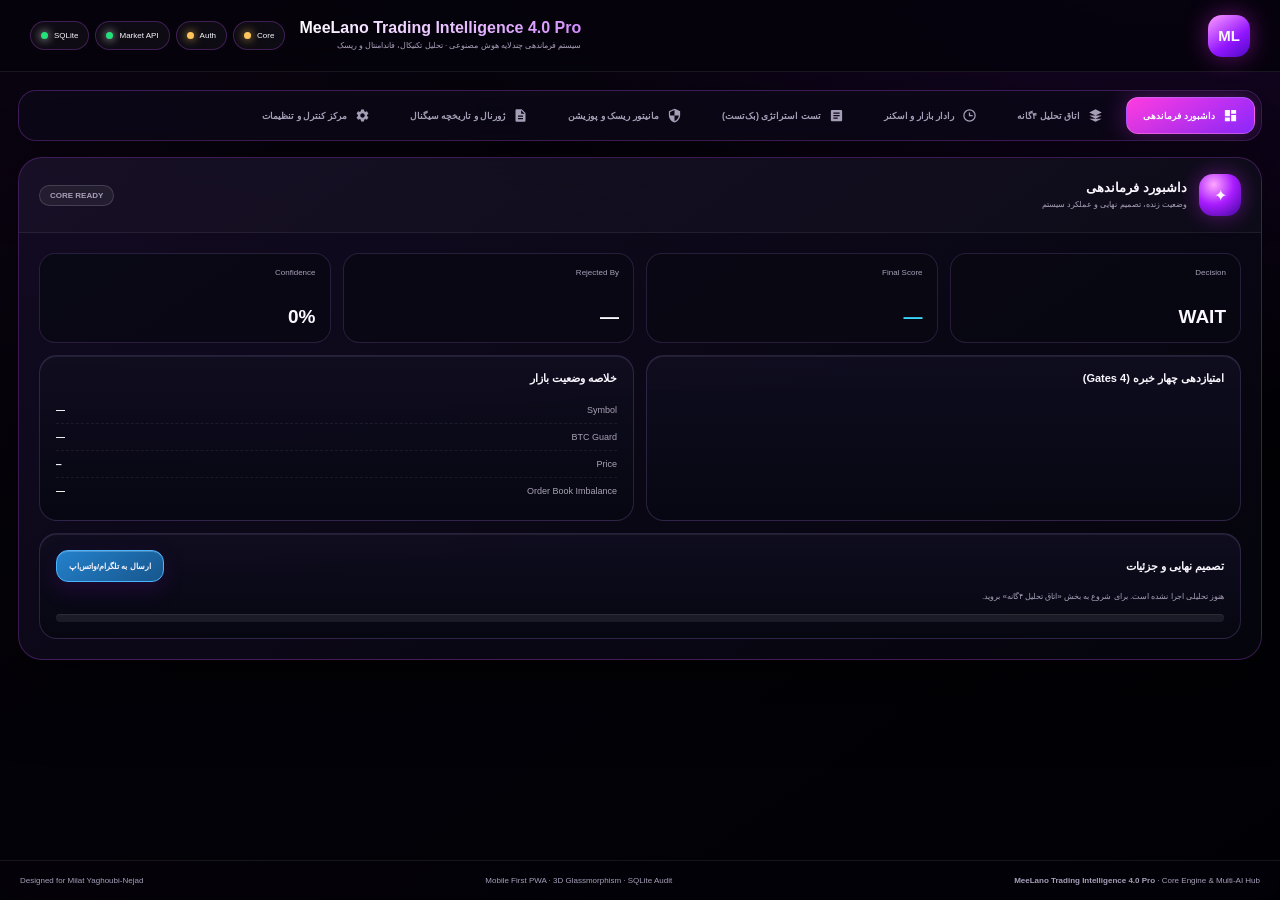
<file: server/index.html>
<!doctype html>
<html lang="fa" dir="rtl">
<head>
<meta charset="utf-8">
<meta name="viewport" content="width=device-width,initial-scale=1,viewport-fit=cover">
<meta name="theme-color" content="#05030b">
<title>MeeLano Trading Intelligence 4.0 Pro</title>
<style>
:root{
  --bg:#05030b;--panel:#0d0918;--panel2:#151027;--line:rgba(198,83,255,.27);
  --text:#fbf7ff;--muted:#a8a0b9;--pink:#ff31d9;--purple:#8e28ff;--cyan:#39d9ff;
  --green:#24e27a;--red:#ff4d76;--amber:#ffc45b;--shadow:0 24px 70px #0008;--glow:0 0 36px #bd31ff3d;
}
*{box-sizing:border-box}
html,body{margin:0;min-height:100%;background:radial-gradient(1100px 700px at 90% -5%,#9c20ff22,transparent 64%),radial-gradient(850px 520px at 8% 18%,#3a105322,transparent 68%),linear-gradient(145deg,#05030a,#010105);color:var(--text);font-family:Tahoma,"Segoe UI",Arial,sans-serif}
button,input,select,textarea{font:inherit;color:inherit}
button{cursor:pointer}
button:disabled{opacity:.55;cursor:not-allowed;transform:none!important}
.app{min-height:100vh;display:flex;flex-direction:column}
.top{min-height:72px;position:sticky;top:0;z-index:50;display:flex;align-items:center;gap:14px;padding:10px clamp(12px,3vw,30px);border-bottom:1px solid rgba(255,255,255,.08);background:rgba(5,3,11,.86);backdrop-filter:blur(24px)}
.brand{margin-right:auto;display:flex;flex-direction:column;gap:3px;min-width:0}
.brand b{font-size:16px;letter-spacing:0;background:linear-gradient(135deg,#fff,#d48aff);-webkit-background-clip:text;-webkit-text-fill-color:transparent}
.brand small{color:var(--muted);font-size:8px;line-height:1.6}
.logo{width:42px;height:42px;border-radius:14px;display:grid;place-items:center;font-weight:900;font-size:15px;background:linear-gradient(145deg,#ff9cff,#9215ff 60%,#4c0bc3);box-shadow:0 0 25px rgba(239,40,255,.4)}
.chips{display:flex;gap:6px;overflow:auto;scrollbar-width:none}
.chips::-webkit-scrollbar{display:none}
.chip{height:29px;display:flex;align-items:center;gap:6px;padding:0 10px;border:1px solid var(--line);border-radius:99px;background:rgba(255,255,255,.04);font-size:8px;white-space:nowrap}
.dot{width:7px;height:7px;border-radius:50%;background:var(--pink);box-shadow:0 0 10px currentColor}
.dot.ok{background:var(--green)}
.dot.bad{background:var(--red)}
.dot.warn{background:var(--amber)}
.shell{max-width:1680px;width:100%;margin:0 auto;padding:18px;flex:1;display:flex;flex-direction:column;gap:16px}
.navbar{display:flex;gap:6px;overflow:auto;scrollbar-width:none;padding:6px;border:1px solid var(--line);border-radius:18px;background:rgba(13,9,24,.82);backdrop-filter:blur(16px);box-shadow:var(--shadow)}
.navbar::-webkit-scrollbar{display:none}
.nav-item{flex:0 0 auto;border:1px solid transparent;border-radius:12px;background:transparent;color:var(--muted);padding:10px 16px;font-size:9px;font-weight:700;display:flex;align-items:center;gap:8px;transition:.2s;letter-spacing:0}
.nav-item svg{width:15px;height:15px;fill:currentColor}
.nav-item:hover{background:rgba(255,255,255,.05);color:#fff}
.nav-item.active{background:linear-gradient(145deg,#ff3de0,#8e28ff);color:#fff;border-color:rgba(255,255,255,.2);box-shadow:0 0 25px rgba(221,45,255,.35);font-weight:900}
.workspace{border:1px solid var(--line);border-radius:24px;background:linear-gradient(145deg,rgba(20,12,37,.86),rgba(5,5,13,.95));box-shadow:var(--shadow);overflow:hidden;backdrop-filter:blur(20px);position:relative}
.wh{display:flex;align-items:center;justify-content:space-between;gap:12px;padding:16px 20px;border-bottom:1px solid rgba(255,255,255,.07);background:rgba(255,255,255,.02)}
.title{display:flex;align-items:center;gap:12px;min-width:0}
.orb{width:42px;height:42px;border-radius:14px;background:radial-gradient(circle at 35% 25%,#ffa7ff,#a91cff 48%,#3d0798);display:grid;place-items:center;box-shadow:0 0 20px rgba(213,38,255,.4)}
.title b{font-size:13px}
.title small{display:block;color:var(--muted);font-size:8px;margin-top:3px;line-height:1.6}
.badge{font-size:8px;padding:5px 10px;border:1px solid rgba(255,255,255,.15);border-radius:99px;background:rgba(255,255,255,.06);font-weight:700;white-space:nowrap}
.body{padding:20px}
.view{display:none}
.view.active{display:block;animation:fadeIn .25s ease}
@keyframes fadeIn{from{opacity:0;transform:translateY(6px)}to{opacity:1;transform:none}}
.grid{display:grid;gap:12px}
.g4{grid-template-columns:repeat(4,1fr)}
.g3{grid-template-columns:repeat(3,1fr)}
.g2{grid-template-columns:repeat(2,1fr)}
.card{border:1px solid rgba(164,123,218,.22);border-radius:18px;background:linear-gradient(180deg,rgba(16,14,32,.9),rgba(7,7,18,.95));padding:16px;box-shadow:inset 0 1px rgba(255,255,255,.08);position:relative}
.card h3{margin:0 0 12px;font-size:11px;display:flex;align-items:center;gap:8px;letter-spacing:0}
.muted,.tiny{color:var(--muted);font-size:8px}
.stat{min-height:90px;padding:14px;border:1px solid rgba(164,123,218,.2);border-radius:16px;background:rgba(8,8,18,.7);display:flex;flex-direction:column;justify-content:space-between}
.stat small{color:var(--muted);font-size:8px}.stat strong{display:block;font-size:19px;margin-top:4px}
.good{color:var(--green)!important}.bad{color:var(--red)!important}.warn{color:var(--amber)!important}.info{color:var(--cyan)!important}
.metric{display:flex;justify-content:space-between;gap:10px;padding:8px 0;border-bottom:1px dashed rgba(255,255,255,.07);font-size:9px;color:#aaa2b7}
.metric:last-child{border-bottom:0}.metric b{color:#fff}
.mono{font-family:Consolas,monospace;direction:ltr;unicode-bidi:plaintext}
.form{display:grid;grid-template-columns:repeat(4,1fr);gap:10px}
.field{display:flex;flex-direction:column;gap:6px}.field label{font-size:8px;color:var(--muted);line-height:1.5}
input,select,textarea{width:100%;min-height:42px;border:1px solid rgba(164,123,218,.3);border-radius:12px;background:#080712;color:#fff;padding:10px;outline:none;transition:.2s}
input:focus,select:focus,textarea:focus{border-color:#d456ff;box-shadow:0 0 0 3px rgba(212,86,255,.15)}
textarea{resize:vertical;min-height:80px}
.actions{display:flex;gap:8px;align-items:end}
.btn{min-height:42px;border:1px solid rgba(218,89,255,.6);border-radius:12px;background:linear-gradient(145deg,#741bd0,#2d0a5d);padding:10px 16px;font-size:9px;font-weight:900;box-shadow:inset 0 1px rgba(255,255,255,.2),0 8px 20px rgba(76,13,120,.3);transition:.2s;letter-spacing:0}
.btn:hover{transform:translateY(-1px);box-shadow:0 0 25px rgba(218,89,255,.4)}
.btn.ghost{background:rgba(20,17,36,.8);border-color:rgba(255,255,255,.15)}
.btn.action-tg{background:linear-gradient(145deg,#2481cc,#17568c);border-color:#4bb4ff}
.btn:disabled{opacity:.45;cursor:not-allowed}
.bar{height:8px;background:rgba(255,255,255,.08);border-radius:99px;overflow:hidden;position:relative;box-shadow:inset 0 1px 1px rgba(255,255,255,.08)}
.bar i{display:block;height:100%;width:0;border-radius:inherit;background:linear-gradient(90deg,#8e29ff,#ff35d8,#39d9ff);transition:width .45s ease}
.ring{width:130px;height:130px;border-radius:50%;display:grid;place-items:center;margin:10px auto;background:conic-gradient(#dd2dff 0 0%,rgba(255,255,255,.08) 0);position:relative;box-shadow:0 0 30px rgba(202,44,255,.3)}
.ring:after{content:"";position:absolute;inset:10px;border-radius:50%;background:#080711;border:1px solid rgba(255,255,255,.1)}
.ringin{position:relative;z-index:1;text-align:center}.ringin b{font-size:22px}.ringin small{display:block;color:var(--muted);font-size:8px;margin-top:2px}
.scan{display:grid;grid-template-columns:repeat(4,1fr);gap:10px}
.coin{border:1px solid rgba(164,123,218,.25);border-radius:16px;background:linear-gradient(145deg,rgba(26,16,44,.9),rgba(7,7,16,.9));padding:12px;cursor:pointer;transition:.2s}
.coin:hover{border-color:rgba(226,101,255,.7);transform:translateY(-2px);box-shadow:0 5px 20px rgba(164,123,218,.2)}
.coinhead{display:flex;justify-content:space-between;gap:6px;align-items:center}.coin b{font-size:10px}.coin .price{font:13px Consolas;margin:8px 0}
.mini{height:6px;border-radius:99px;background:rgba(27,23,39,1);overflow:hidden}.mini i{display:block;height:100%;background:linear-gradient(90deg,#8225ff,#ff31d8)}
.tablewrap{overflow:auto;border:1px solid rgba(164,123,218,.2);border-radius:14px}
.table{width:100%;min-width:600px;border-collapse:collapse}
.table th,.table td{padding:10px 12px;font-size:8px;text-align:right;border-bottom:1px solid rgba(255,255,255,.07)}
.table th{color:#a9a0b5;background:rgba(255,255,255,.04);font-weight:700}
.table tr:last-child td{border-bottom:0}
.footer{display:flex;justify-content:space-between;gap:10px;padding:15px 20px;border-top:1px solid rgba(255,255,255,.08);color:var(--muted);font-size:8px;background:rgba(5,3,11,.6);border-radius:0 0 24px 24px;flex-wrap:wrap}
.toast{position:fixed;left:20px;bottom:20px;z-index:100;background:#151126;border:1px solid rgba(255,255,255,.2);border-radius:14px;padding:12px 18px;font-size:9px;box-shadow:var(--shadow);opacity:0;transform:translateY(20px);pointer-events:none;transition:.25s;max-width:min(92vw,380px)}
.toast.show{opacity:1;transform:none}.toast.ok{border-color:rgba(36,226,122,.6)}.toast.error{border-color:rgba(255,77,118,.6)}.toast.warn{border-color:rgba(255,196,91,.6)}
.statusline{display:flex;gap:6px;align-items:center;justify-content:flex-end;font-size:8px;color:var(--muted);flex-wrap:wrap}
.statusline .dot{flex:0 0 auto}
@media(max-width:1200px){.g4,.form{grid-template-columns:repeat(2,1fr)}.scan{grid-template-columns:repeat(3,1fr)}}
@media(max-width:768px){.g2,.g3,.g4,.form{grid-template-columns:1fr}.scan{grid-template-columns:1fr 1fr}.top{height:auto;flex-wrap:wrap;padding:10px}.brand{order:2}.logo{order:1}.chips{order:3;width:100%}.shell{padding:12px}.body{padding:12px}.wh{padding:14px 16px}.footer{padding:12px 16px}.actions{display:grid;grid-template-columns:1fr 1fr}}
@media(max-width:420px){.scan{grid-template-columns:1fr}.actions{grid-template-columns:1fr}.nav-item{padding:10px 12px}}
</style>
</head>
<body>
<div class="app">
<header class="top">
  <div class="logo">ML</div>
  <div class="brand">
    <b>MeeLano Trading Intelligence 4.0 Pro</b>
    <small>سیستم فرماندهی چندلایه هوش مصنوعی · تحلیل تکنیکال، فاندامنتال و ریسک</small>
  </div>
  <div class="chips">
    <span class="chip">Core <i id="coreDot" class="dot"></i></span>
    <span class="chip">Auth <i id="authDot" class="dot"></i></span>
    <span class="chip">Market API <i id="apiDot" class="dot"></i></span>
    <span class="chip">SQLite <i id="dbDot" class="dot"></i></span>
  </div>
</header>

<div class="shell">
  <nav class="navbar">
    <button class="nav-item active" data-view="dashboard"><svg viewBox="0 0 24 24"><path d="M3 13h8V3H3v10zm0 8h8v-6H3v6zm10 0h8V11h-8v10zm0-18v6h8V3h-8z"/></svg>داشبورد فرماندهی</button>
    <button class="nav-item" data-view="analysis"><svg viewBox="0 0 24 24"><path d="M12 2L2 7l10 5 10-5-10-5zM2 17l10 5 10-5M2 12l10 5 10-5"/></svg>اتاق تحلیل ۴گانه</button>
    <button class="nav-item" data-view="market"><svg viewBox="0 0 24 24"><path d="M12 2a10 10 0 1 0 10 10A10 10 0 0 0 12 2zm0 18a8 8 0 1 1 8-8 8 8 0 0 1-8 8zm1-13h-2v6h6v-2h-4z"/></svg>رادار بازار و اسکنر</button>
    <button class="nav-item" data-view="backtest"><svg viewBox="0 0 24 24"><path d="M19 3H5c-1.1 0-2 .9-2 2v14c0 1.1.9 2 2 2h14c1.1 0 2-.9 2-2V5c0-1.1-.9-2-2-2zm-5 14H7v-2h7v2zm3-4H7v-2h10v2zm0-4H7V7h10v2z"/></svg>تست استراتژی (بک‌تست)</button>
    <button class="nav-item" data-view="risk"><svg viewBox="0 0 24 24"><path d="M12 1L3 5v6c0 5.55 3.84 10.74 9 12 5.16-1.26 9-6.45 9-12V5l-9-4zm0 10.99h7c-.53 4.12-3.28 7.79-7 8.94V12H5V6.3l7-3.11v8.8z"/></svg>مانیتور ریسک و پوزیشن</button>
    <button class="nav-item" data-view="history"><svg viewBox="0 0 24 24"><path d="M14 2H6c-1.1 0-1.99.9-1.99 2L4 20c0 1.1.89 2 1.99 2H18c1.1 0 2-.9 2-2V8l-6-6zm2 16H8v-2h8v2zm0-4H8v-2h8v-2zm-3-5V3.5L18.5 9H13z"/></svg>ژورنال و تاریخچه سیگنال</button>
    <button class="nav-item" data-view="settings"><svg viewBox="0 0 24 24"><path d="M19.14 12.94c.04-.3.06-.61.06-.94 0-.32-.02-.64-.07-.94l2.03-1.58c.18-.14.23-.41.12-.61l-1.92-3.32c-.12-.22-.37-.29-.59-.22l-2.39.96c-.5-.38-1.03-.7-1.62-.94l-.36-2.54c-.04-.24-.24-.41-.48-.41h-3.84c-.24 0-.43.17-.47.41l-.36 2.54c-.59.24-1.13.57-1.62.94l-2.39-.96c-.22-.08-.47 0-.59.22L2.74 8.87c-.12.21-.08.47.12.61l2.03 1.58c-.05.3-.09.63-.09.94s.02.64.07.94l-2.03 1.58c-.18.14-.23.41-.12.61l1.92 3.32c.12.22.37.29.59.22l2.39-.96c.5.38 1.03.7 1.62.94l.36 2.54c.05.24.24.41.48.41h3.84c.24 0 .44-.17.47-.41l.36-2.54c.59-.24 1.13-.56 1.62-.94l2.39.96c.22.08.47 0 .59-.22l1.92-3.32c.12-.22.07-.47-.12-.61l-2.01-1.58zM12 15.6c-1.98 0-3.6-1.62-3.6-3.6s1.62-3.6 3.6-3.6 3.6 1.62 3.6 3.6-1.62 3.6-3.6 3.6z"/></svg>مرکز کنترل و تنظیمات</button>
  </nav>

  <section class="workspace">
    <div class="wh">
      <div class="title">
        <div class="orb">✦</div>
        <div>
          <b id="wt">داشبورد فرماندهی</b>
          <small id="ws">وضعیت زنده، تصمیم نهایی و عملکرد سیستم</small>
        </div>
      </div>
      <div class="statusline">
        <span class="badge" id="wb">CORE 4.0 READY</span>
      </div>
    </div>

    <div class="body">
      <div class="view active" id="dashboard">
        <div class="grid g4">
          <div class="stat"><small>Decision</small><strong id="decision">WAIT</strong></div>
          <div class="stat"><small>Final Score</small><strong id="score" class="info">—</strong></div>
          <div class="stat"><small>Rejected By</small><strong id="gate">—</strong></div>
          <div class="stat"><small>Confidence</small><strong id="conf">0%</strong></div>
        </div>
        <div class="grid g2" style="margin-top:12px">
          <div class="card"><h3>امتیازدهی چهار خبره (4 Gates)</h3><div id="gatesDash"></div></div>
          <div class="card">
            <h3>خلاصه وضعیت بازار</h3>
            <div class="metric"><span>Symbol</span><b id="dSymbol">—</b></div>
            <div class="metric"><span>BTC Guard</span><b id="dBtc">—</b></div>
            <div class="metric"><span>Price</span><b id="dPrice" class="mono">—</b></div>
            <div class="metric"><span>Order Book Imbalance</span><b id="dOb">—</b></div>
          </div>
        </div>
        <div class="card" style="margin-top:12px">
          <div style="display:flex;justify-content:space-between;align-items:center;gap:10px;margin-bottom:8px;flex-wrap:wrap">
            <h3 style="margin:0">تصمیم نهایی و جزئیات</h3>
            <button class="btn action-tg" id="sendQuickTg" style="padding:6px 12px;min-height:32px;font-size:8px">ارسال به تلگرام/واتس‌اپ</button>
          </div>
          <p class="tiny" id="dReason" style="line-height:1.8">هنوز تحلیلی اجرا نشده است. برای شروع به بخش «اتاق تحلیل ۴گانه» بروید.</p>
          <div class="bar" style="margin-top:10px"><i id="scoreBar"></i></div>
        </div>
      </div>

      <div class="view" id="analysis">
        <div class="card">
          <h3>اتاق اجرای تحلیل چندلایه</h3>
          <div class="form">
            <div class="field"><label>Core API Token</label><input id="token" type="password" autocomplete="off" placeholder="APP_TOKEN"></div>
            <div class="field">
              <label>Symbol</label>
              <select id="symbol">
                <option>BTCUSDT</option><option>ETHUSDT</option><option>BNBUSDT</option><option>SOLUSDT</option>
                <option>XRPUSDT</option><option>ADAUSDT</option><option>DOGEUSDT</option><option>AVAXUSDT</option>
                <option>LINKUSDT</option><option>TONUSDT</option><option>TRXUSDT</option><option>DOTUSDT</option>
              </select>
            </div>
            <div class="field"><label>Timeframe</label><select id="tf"><option>15m</option><option selected>1h</option><option>4h</option><option>1d</option></select></div>
            <div class="field"><label>Capital (USD)</label><input id="capital" type="number" min="10" step="10" placeholder="مثلا 1000"></div>
            <div class="field"><label>Risk % (حداکثر ۱٪)</label><input id="risk" type="number" min="0.1" max="1" step="0.1" value="1"></div>
            <div class="field"><label>News Status</label><select id="news"><option value="normal">Normal</option><option value="cpi">CPI / High Impact</option></select></div>
            <div class="actions" style="grid-column: span 2">
              <button class="btn ghost" id="auth">بررسی توکن</button>
              <button class="btn" id="analyze" style="flex:1">اجرای تحلیل کامل ۴گانه</button>
            </div>
          </div>
        </div>
        <div class="grid g2" style="margin-top:12px">
          <div class="card">
            <h3>01 · Quantitative (30%)</h3>
            <div class="bar" style="margin-bottom:10px"><i id="qBar"></i></div>
            <div class="metric"><span>Volume Ratio</span><b id="qv">—</b></div>
            <div class="metric"><span>Momentum</span><b id="qm">—</b></div>
            <div class="metric"><span>ATR %</span><b id="qa">—</b></div>
            <div class="metric"><span>Whale Score</span><b id="qw">—</b></div>
          </div>
          <div class="card">
            <h3>02 · Technical (35%)</h3>
            <div class="bar" style="margin-bottom:10px"><i id="tBar"></i></div>
            <div class="metric"><span>EMA 9/21/50</span><b id="te">—</b></div>
            <div class="metric"><span>RSI</span><b id="tr">—</b></div>
            <div class="metric"><span>MACD Histogram</span><b id="tm">—</b></div>
            <div class="metric"><span>Ichimoku Cloud</span><b id="ti">—</b></div>
          </div>
          <div class="card">
            <h3>03 · Sentiment & Macro (15%)</h3>
            <div class="bar" style="margin-bottom:10px"><i id="sBar"></i></div>
            <div class="metric"><span>BTC Regime</span><b id="sbtc">—</b></div>
            <div class="metric"><span>News Impact</span><b id="snews">—</b></div>
          </div>
          <div class="card">
            <h3>04 · Risk Management (20%)</h3>
            <div class="bar" style="margin-bottom:10px"><i id="rBar"></i></div>
            <div class="metric"><span>Risk/Reward</span><b id="rr">—</b></div>
            <div class="metric"><span>Capital Risk %</span><b id="rp">—</b></div>
            <div class="metric"><span>Position Size</span><b id="pos">—</b></div>
          </div>
        </div>
      </div>

      <div class="view" id="market">
        <div class="grid g2">
          <div class="card">
            <h3>Bitcoin Market Guard</h3>
            <div class="ring" id="btcRing"><div class="ringin"><b id="btc">—</b><small>Regime</small></div></div>
            <div class="metric"><span>Status</span><b id="btcReason">—</b></div>
          </div>
          <div class="card">
            <h3>USDT Scanner & Ranking</h3>
            <button class="btn" id="scan" style="width:100%;margin-bottom:10px">اسکن زنده بازار و رتبه‌بندی</button>
            <div class="scan" id="scanGrid"></div>
          </div>
        </div>
      </div>

      <div class="view" id="backtest">
        <div class="grid g2">
          <div class="card">
            <h3>بک‌تست استراتژی</h3>
            <div class="metric"><span>Symbol</span><b id="btSym">—</b></div>
            <div class="metric"><span>Timeframe</span><b id="btTf">—</b></div>
            <div class="field" style="margin-top:10px"><label>Capital (USD)</label><input id="btCapital" type="number" min="10" step="10" placeholder="مثلا 1000"></div>
            <div class="field" style="margin-top:10px"><label>Risk % (حداکثر ۱٪)</label><input id="btRisk" type="number" min="0.1" max="1" step="0.1" value="1"></div>
            <button class="btn" id="bt" style="width:100%;margin-top:12px">اجرای بک‌تست تاریخی</button>
            <p class="tiny" id="btMsg" style="line-height:1.8;margin-top:10px">ارزیابی سودآوری با استفاده از داده‌های گذشته بازار.</p>
          </div>
          <div class="card">
            <h3>گزارش عملکرد (Performance)</h3>
            <div class="grid g2">
              <div class="stat"><small>Win Rate</small><strong id="win">—</strong></div>
              <div class="stat"><small>Profit Factor</small><strong id="pf">—</strong></div>
              <div class="stat"><small>Net PnL %</small><strong id="pnl">—</strong></div>
              <div class="stat"><small>Max Drawdown</small><strong id="dd">—</strong></div>
            </div>
          </div>
        </div>
      </div>

      <div class="view" id="risk">
        <div class="grid g2">
          <div class="card">
            <h3>سلامت ریسک معامله</h3>
            <div class="ring" id="riskRing"><div class="ringin"><b id="riskHealth">0%</b><small>Risk Health</small></div></div>
            <div class="metric"><span>Max Risk Allowed</span><b class="good">1%</b></div>
            <div class="metric"><span>Min Required RR</span><b>2.5</b></div>
            <div class="metric"><span>Current RR</span><b id="riskRr">—</b></div>
          </div>
          <div class="card">
            <h3>نقشه راه معامله (Trade Plan)</h3>
            <div class="metric"><span>Entry Zone</span><b id="entry">—</b></div>
            <div class="metric"><span>Stop Loss</span><b id="stop">—</b></div>
            <div class="metric"><span>Take Profit 1</span><b id="tp1">—</b></div>
            <div class="metric"><span>Take Profit 2</span><b id="tp2">—</b></div>
            <div class="metric"><span>Suggested Position</span><b id="rpos">—</b></div>
          </div>
        </div>
      </div>

      <div class="view" id="history">
        <div class="card">
          <div style="display:flex;justify-content:space-between;align-items:center;gap:12px;flex-wrap:wrap">
            <div><h3 style="margin-bottom:4px">ژورنال و تاریخچه سیگنال‌ها</h3><span class="tiny">ثبت خودکار تمامی تحلیل‌ها در پایگاه داده SQLite</span></div>
            <button class="btn ghost" id="refresh">بازخوانی لیست</button>
          </div>
          <div class="tablewrap" style="margin-top:12px">
            <table class="table">
              <thead><tr><th>Symbol</th><th>TF</th><th>Decision</th><th>Score</th><th>Created At</th></tr></thead>
              <tbody id="historyBody"><tr><td colspan="5">برای مشاهده تاریخچه، ابتدا توکن را در بخش تنظیمات یا اتاق تحلیل وارد کنید.</td></tr></tbody>
            </table>
          </div>
        </div>
      </div>

      <div class="view" id="settings">
        <div class="grid g2">
          <div class="card">
            <h3>تنظیمات توکن و احراز هویت هسته</h3>
            <div class="field" style="margin-bottom:12px">
              <label>Core API Token (ذخیره امن در مرورگر)</label>
              <input id="setTokenInput" type="password" placeholder="APP_TOKEN خود را وارد کنید...">
            </div>
            <button class="btn" id="saveTokenBtn" style="width:100%">ذخیره توکن در حافظه محلی</button>
          </div>
          <div class="card">
            <h3>یکپارچه‌سازی مدل‌های هوش مصنوعی (AI Multi-Model Hub)</h3>
            <div class="field" style="margin-bottom:8px"><label>OpenAI API Key (GPT-5 / 4o - تحلیل تکنیکال و فاندامنتال)</label><input id="aiOpenAI" type="password" placeholder="sk-..."></div>
            <div class="field" style="margin-bottom:8px"><label>Anthropic API Key (Claude 3.5 Sonnet - سنتیمنت و اخبار)</label><input id="aiClaude" type="password" placeholder="sk-ant-..."></div>
            <div class="field" style="margin-bottom:8px"><label>Google Gemini API Key (Gemini 1.5 Pro - پردازش حجم بالا و Order Book)</label><input id="aiGemini" type="password" placeholder="AIza..."></div>
            <div class="field" style="margin-bottom:8px"><label>DeepSeek API Key (DeepSeek V3 / R1 - مدل‌سازی ریاضی و فرمول‌های کمی)</label><input id="aiDeepSeek" type="password" placeholder="sk-..."></div>
            <button class="btn" id="saveAiKeys" style="width:100%;margin-top:6px">ذخیره کلیدهای هوش مصنوعی</button>
          </div>
        </div>
        <div class="grid g2" style="margin-top:12px">
          <div class="card">
            <h3>تنظیمات کانال‌های اطلاع‌رسانی (Telegram & WhatsApp Webhook)</h3>
            <div class="field" style="margin-bottom:8px"><label>Telegram Bot Token</label><input id="tgToken" type="text" placeholder="123456:ABC-DEF..."></div>
            <div class="field" style="margin-bottom:8px"><label>Telegram Chat ID</label><input id="tgChatId" type="text" placeholder="@channel یا -100..."></div>
            <div class="field" style="margin-bottom:8px"><label>Webhook URL (برای واتس‌اپ / سرور سفارشی)</label><input id="webhookUrl" type="text" placeholder="https://api.yourserver.com/webhook"></div>
            <div class="actions" style="margin-top:8px">
              <button class="btn ghost" id="testAlerts">تست ارسال اعلان</button>
              <button class="btn" id="saveAlerts" style="flex:1">ذخیره تنظیمات اعلان</button>
            </div>
          </div>
          <div class="card">
            <h3>سیاست‌های هسته و پایداری (Engine Policy)</h3>
            <div class="metric"><span>Quantitative Weight</span><b>30% · Veto</b></div>
            <div class="metric"><span>Technical Weight</span><b>35% · Veto</b></div>
            <div class="metric"><span>Sentiment/Macro Weight</span><b>15% · Veto</b></div>
            <div class="metric"><span>Risk Management Weight</span><b>20% · Veto</b></div>
            <div class="metric"><span>ACCEPT Threshold</span><b>Final Score ≥ 75</b></div>
            <div class="metric"><span>Hard Stop Loss & RR</span><b>RR ≥ 2.5</b></div>
          </div>
        </div>
      </div>

    </div>
  </section>
</div>

<footer class="footer">
  <span><b>MeeLano Trading Intelligence 4.0 Pro</b> · Core Engine & Multi-AI Hub</span>
  <span>Mobile First PWA · 3D Glassmorphism · SQLite Audit</span>
  <span>Designed for Milat Yaghoubi-Nejad</span>
</footer>
<div id="toast" class="toast" aria-live="polite"></div>
</div>

<script>
'use strict';

const APP_BASE = new URL('.', window.location.href).href;
const API_BASE = new URL('api/', APP_BASE).href;
const LS_KEYS = {
  token: 'meelano_token',
  ai_openai: 'ai_openai',
  ai_claude: 'ai_claude',
  ai_gemini: 'ai_gemini',
  ai_deepseek: 'ai_deepseek',
  tg_token: 'tg_token',
  tg_chatid: 'tg_chatid',
  webhook_url: 'webhook_url'
};
const VIEW_META = {
  dashboard: ['داشبورد فرماندهی', 'وضعیت زنده، تصمیم نهایی و عملکرد سیستم'],
  analysis: ['اتاق تحلیل ۴گانه', 'بررسی تخصصی Quantitative، Technical، Sentiment و Risk'],
  market: ['رادار بازار و اسکنر', 'Bitcoin Guard و رتبه‌بندی زنده‌ی نمادها'],
  backtest: ['تست استراتژی (بک‌تست)', 'ارزیابی تاریخی عملکرد موتور معاملاتی'],
  risk: ['مانیتور ریسک و پوزیشن', 'مدیریت دقیق حد ضرر، اهداف و حجم ورود'],
  history: ['ژورنال و تاریخچه سیگنال', 'آرشیو امن و استعلام وضعیت پایگاه داده'],
  settings: ['مرکز کنترل و تنظیمات', 'توکن‌های امنیتی، مدل‌های AI و وب‌هوک تلگرام/واتس‌اپ']
};
const REQUEST_IDS = ['analyze','auth','refresh','bt','scan','saveTokenBtn','saveAiKeys','saveAlerts','testAlerts','sendQuickTg'];
const TOKEN_INPUT_IDS = ['token','setTokenInput'];
const SETTINGS_MAP = [
  ['aiOpenAI','ai_openai'],
  ['aiClaude','ai_claude'],
  ['aiGemini','ai_gemini'],
  ['aiDeepSeek','ai_deepseek'],
  ['tgToken','tg_token'],
  ['tgChatId','tg_chatid'],
  ['webhookUrl','webhook_url']
];
const $ = (id) => document.getElementById(id);
const isObj = (v) => !!v && typeof v === 'object' && !Array.isArray(v);
const clamp = (n, min, max) => Math.min(max, Math.max(min, n));
const num = (v, fallback = null) => {
  const n = Number(v);
  return Number.isFinite(n) ? n : fallback;
};
const fmt = (v, d = 3) => {
  if (v === null || v === undefined || v === '') return '—';
  const n = Number(v);
  return Number.isFinite(n) ? n.toLocaleString('en-US', { maximumFractionDigits: d }) : String(v);
};
const pct = (v, d = 1) => v === null || v === undefined || v === '' ? '—' : `${fmt(v, d)}%`;
const escapeHTML = (v) => String(v ?? '').replace(/[&<>'"]/g, (ch) => ({'&':'&amp;','<':'&lt;','>':'&gt;',"'":"&#39;",'"':'&quot;'}[ch]));
const el = (tag, attrs = {}, children = []) => {
  const node = document.createElement(tag);
  for (const [k, v] of Object.entries(attrs)) {
    if (v === null || v === undefined) continue;
    if (k === 'className') node.className = v;
    else if (k === 'text') node.textContent = v;
    else if (k === 'html') node.innerHTML = v;
    else if (k.startsWith('data-')) node.setAttribute(k, v);
    else if (k in node) node[k] = v;
    else node.setAttribute(k, v);
  }
  for (const child of [].concat(children || [])) {
    if (child === null || child === undefined) continue;
    node.appendChild(typeof child === 'string' ? document.createTextNode(child) : child);
  }
  return node;
};
const setText = (id, value, className) => {
  const node = $(id);
  if (!node) return;
  node.textContent = value ?? '—';
  if (className !== undefined) node.className = className;
};
const setClass = (id, className) => {
  const node = $(id);
  if (node) node.className = className;
};
const setBar = (id, value) => {
  const node = $(id);
  if (node) node.style.width = `${clamp(Number(value) || 0, 0, 100)}%`;
};
const setRing = (id, value, color = '#dd2dff') => {
  const node = $(id);
  if (node) node.style.background = `conic-gradient(${color} 0 ${clamp(Number(value) || 0, 0, 100)}%,rgba(255,255,255,.08) 0)`;
};
const toast = (message, kind = '') => {
  const node = $('toast');
  if (!node) return;
  node.textContent = message;
  node.className = `toast show ${kind}`.trim();
  clearTimeout(window.__toastTimer);
  window.__toastTimer = setTimeout(() => { node.className = 'toast'; }, 3200);
};
const setBusy = (busy) => {
  REQUEST_IDS.forEach((id) => {
    const node = $(id);
    if (node) node.disabled = busy;
  });
};
const setStatusDot = (id, state) => {
  const node = $(id);
  if (!node) return;
  node.className = `dot ${state || ''}`.trim();
};
const titleFor = (viewName) => VIEW_META[viewName] || VIEW_META.dashboard;
const currentToken = () => String($('token')?.value || $('setTokenInput')?.value || '').trim();
const getSettings = () => {
  const out = {};
  SETTINGS_MAP.forEach(([id, key]) => { out[key] = String($(id)?.value || '').trim(); });
  return out;
};
const normalizeSignal = (payload) => {
  if (!payload) return null;
  if (Array.isArray(payload)) return payload[0] || null;
  if (isObj(payload.data) && !Array.isArray(payload.data)) return payload.data;
  if (Array.isArray(payload.data)) return payload.data[0] || null;
  return payload;
};
const normalizeResults = (payload) => {
  const root = normalizeSignal(payload) || payload;
  if (!root) return [];
  if (Array.isArray(root.results)) return root.results;
  if (isObj(root.results)) return Object.entries(root.results).map(([gate, value]) => isObj(value) ? { gate, ...value } : { gate, value });
  if (isObj(root.gates)) return Object.entries(root.gates).map(([gate, value]) => isObj(value) ? { gate, ...value } : { gate, value });
  if (Array.isArray(root.gates)) return root.gates;
  if (Array.isArray(root.items)) return root.items;
  return isObj(root) ? Object.values(root).filter(isObj) : [];
};
function findGate(results, gateName) {
  const list = Array.isArray(results) ? results : normalizeResults(results);
  const aliases = {
    quantitative: ['quantitative', 'q'],
    technical: ['technical', 't'],
    sentiment_macro: ['sentiment_macro', 'sentiment', 'macro', 's'],
    risk_management: ['risk_management', 'risk', 'r']
  };
  const wanted = aliases[gateName] || [gateName];
  if (Array.isArray(list)) {
    return list.find((item) => {
      if (!item || typeof item !== 'object') return false;
      const vals = [item.gate, item.name, item.key, item.id, item.type].filter(Boolean).map(String).map((s) => s.toLowerCase());
      return wanted.some((w) => vals.includes(w));
    }) || null;
  }
  if (isObj(list)) {
    for (const key of wanted) {
      if (isObj(list[key])) return list[key];
    }
  }
  return null;
}
function planFrom(root) {
  const plan = root && typeof root.trade_plan === 'object' ? root.trade_plan : root;
  return isObj(plan) ? plan : {};
}
function decisionClass(v) {
  return v === 'ACCEPT' ? 'good' : v === 'REJECT' ? 'bad' : v === 'WATCH' ? 'warn' : 'info';
}
function signalText(signal) {
  const root = normalizeSignal(signal) || {};
  const plan = planFrom(root);
  const entry = plan.entry_zone ? `${fmt(plan.entry_zone.min, 8)} — ${fmt(plan.entry_zone.max, 8)}` : '—';
  const tps = Array.isArray(plan.take_profits) ? plan.take_profits.map((tp, i) => `<li>TP${i + 1}: ${escapeHTML(fmt(tp && tp.price, 8))}</li>`).join('') : '';
  const rejected = Array.isArray(root.rejected_by) ? root.rejected_by.join(' · ') : (root.rejected_by || '—');
  return [
    '<div dir="rtl">',
    `<strong>${escapeHTML(root.symbol || '—')}</strong> · ${escapeHTML(root.timeframe || '—')}<br>`,
    `Decision: <strong>${escapeHTML(root.decision || '—')}</strong><br>`,
    `Score: ${escapeHTML(fmt(root.final_score ?? root.score, 2))} · Confidence: ${escapeHTML(pct(root.confidence, 1))}<br>`,
    `RR: ${escapeHTML(fmt(plan.risk?.risk_reward_ratio, 2))} · Position: ${escapeHTML(fmt(plan.risk?.suggested_position_size, 2))}<br>`,
    `Rejected By: ${escapeHTML(rejected)}<br>`,
    `Entry: ${escapeHTML(entry)}<br>`,
    `SL: ${escapeHTML(fmt(plan.stop_loss, 8))}<br>`,
    `<ul style="margin:8px 0 0;padding-right:18px">${tps || '<li>TP: —</li>'}</ul>`,
    '</div>'
  ].join('');
}
async function api(path, options = {}) {
  const controller = new AbortController();
  const timeout = setTimeout(() => controller.abort(), Number(options.timeout || 20000));
  const headers = new Headers(options.headers || {});
  headers.set('Accept', 'application/json');
  if (options.auth !== false) {
    const t = currentToken();
    if (!t) throw new Error('توکن API هسته را در بخش تنظیمات یا اتاق تحلیل وارد کنید.');
    headers.set('X-API-Token', t);
  }
  let body = options.body;
  if (body && typeof body === 'object' && !(body instanceof FormData)) {
    headers.set('Content-Type', 'application/json');
    body = JSON.stringify(body);
  }
  const request = {
    method: options.method || 'GET',
    headers,
    body,
    cache: 'no-store',
    signal: controller.signal,
    credentials: 'same-origin'
  };
  try {
    const target = new URL(String(path).replace(/^\/+/, ''), API_BASE).href;
    const response = await fetch(target, request);
    const text = await response.text();
    let data = {};
    if (text) {
      try { data = JSON.parse(text); } catch { data = { message: text.trim() }; }
    }
    if (!response.ok) {
      const msg = data.message || data.error || (typeof data === 'string' ? data : '') || (text ? text.slice(0, 180) : '') || `خطای API (${response.status})`;
      throw new Error(msg);
    }
    return data;
  } catch (err) {
    if (err.name === 'AbortError') throw new Error('زمان پاسخ سرور تمام شد. دوباره تلاش کنید.');
    throw new Error(err.message || 'خطای برقراری ارتباط با سرور.');
  } finally {
    clearTimeout(timeout);
  }
}
function view(viewName) {
  if (!VIEW_META[viewName]) return;
  document.querySelectorAll('.view').forEach((node) => node.classList.toggle('active', node.id === viewName));
  document.querySelectorAll('[data-view]').forEach((node) => node.classList.toggle('active', node.dataset.view === viewName));
  const [title, desc] = VIEW_META[viewName];
  setText('wt', title);
  setText('ws', desc);
  document.title = `${title} · MeeLano Trading Intelligence 4.0 Pro`;
}
function loadSavedSettings() {
  const saved = {
    token: localStorage.getItem(LS_KEYS.token) || '',
    ai_openai: localStorage.getItem(LS_KEYS.ai_openai) || '',
    ai_claude: localStorage.getItem(LS_KEYS.ai_claude) || '',
    ai_gemini: localStorage.getItem(LS_KEYS.ai_gemini) || '',
    ai_deepseek: localStorage.getItem(LS_KEYS.ai_deepseek) || '',
    tg_token: localStorage.getItem(LS_KEYS.tg_token) || '',
    tg_chatid: localStorage.getItem(LS_KEYS.tg_chatid) || '',
    webhook_url: localStorage.getItem(LS_KEYS.webhook_url) || ''
  };
  TOKEN_INPUT_IDS.forEach((id) => { if ($(id)) $(id).value = saved.token; });
  SETTINGS_MAP.forEach(([id, key]) => { if ($(id)) $(id).value = saved[key] || ''; });
  setStatusDot('coreDot', saved.token ? 'ok' : 'warn');
  setStatusDot('authDot', 'warn');
}
function persistToken(value) {
  const t = String(value || '').trim();
  localStorage.setItem(LS_KEYS.token, t);
  TOKEN_INPUT_IDS.forEach((id) => { const node = $(id); if (node && node.value !== t) node.value = t; });
  setStatusDot('coreDot', t ? 'ok' : 'warn');
}
function persistSettings() {
  const values = getSettings();
  Object.entries(values).forEach(([key, value]) => localStorage.setItem(LS_KEYS[key], value));
}
function attachPersistence() {
  TOKEN_INPUT_IDS.forEach((id) => {
    const node = $(id);
    if (node) node.addEventListener('input', (e) => persistToken(e.target.value));
  });
  SETTINGS_MAP.forEach(([id, key]) => {
    const node = $(id);
    if (node) node.addEventListener('input', () => { localStorage.setItem(LS_KEYS[key], String(node.value || '').trim()); });
  });
}
function renderGateCard(label, weight, gate) {
  const wrap = el('div', { className: 'metric' });
  const left = el('span', { text: `${label} · ${weight}` });
  const right = el('b', { className: decisionClass(gate?.decision || 'WAIT'), text: `${gate?.decision || 'WAIT'} · ${fmt(gate?.score, 0)}` });
  wrap.append(left, right);
  return wrap;
}
function renderDashboard(results) {
  const list = normalizeResults(results);
  const root = normalizeSignal(results) || {};
  const quantitative = findGate(list, 'quantitative');
  const technical = findGate(list, 'technical');
  const sentiment = findGate(list, 'sentiment_macro');
  const risk = findGate(list, 'risk_management');
  const gatesBox = $('gatesDash');
  if (gatesBox) {
    gatesBox.replaceChildren(
      renderGateCard('Quantitative', '30%', quantitative),
      renderGateCard('Technical', '35%', technical),
      renderGateCard('Sentiment/Macro', '15%', sentiment),
      renderGateCard('Risk Management', '20%', risk)
    );
  }
  const currentScore = root.final_score ?? root.score ?? quantitative?.score ?? technical?.score ?? sentiment?.score ?? risk?.score;
  const currentConf = root.confidence ?? root.conf ?? 0;
  setText('decision', root.decision || 'WAIT', decisionClass(root.decision || 'WAIT'));
  setText('score', fmt(currentScore, 2), 'info');
  setText('gate', Array.isArray(root.rejected_by) ? root.rejected_by.join(' · ') : (root.rejected_by || '—'));
  setText('conf', pct(currentConf, 1));
  setBar('scoreBar', currentConf);
  setBar('qBar', quantitative?.score);
  setBar('tBar', technical?.score);
  setBar('sBar', sentiment?.score);
  setBar('rBar', risk?.score);
  setText('dSymbol', root.symbol || '—');
  setText('dPrice', fmt(root.price ?? root.last_price ?? root.close ?? quantitative?.metrics?.price, 8));
  setText('dBtc', sentiment?.metrics?.btc?.status || root.btc_guard?.status || '—');
  setText('dOb', fmt(quantitative?.metrics?.whale?.order_book_imbalance ?? quantitative?.metrics?.order_book_imbalance, 3));
  const warnings = Array.isArray(root.warnings) ? root.warnings.filter(Boolean) : [];
  setText('dReason', warnings.length ? warnings.join(' · ') : (root.reason || 'تحلیل چهارگانه با موفقیت تکمیل شد.'));
  const plan = planFrom(root);
  setText('riskRr', fmt(plan.risk?.risk_reward_ratio, 2));
  setText('rpos', fmt(plan.risk?.suggested_position_size, 2));
  setText('entry', plan.entry_zone ? `${fmt(plan.entry_zone.min, 8)} — ${fmt(plan.entry_zone.max, 8)}` : '—');
  setText('stop', fmt(plan.stop_loss, 8));
  setText('tp1', fmt(plan.take_profits?.[0]?.price, 8));
  setText('tp2', fmt(plan.take_profits?.[1]?.price, 8));
  const rr = num(plan.risk?.risk_reward_ratio, 0);
  const rh = rr ? clamp((rr / 2.5) * 100, 0, 100) : 0;
  setRing('riskRing', rh, '#dd2dff');
  setText('riskHealth', `${fmt(rh, 0)}%`);
  setText('btc', sentiment?.metrics?.btc?.status || root.btc_guard?.status || '—');
  setText('btcReason', sentiment?.metrics?.btc?.reason || root.btc_guard?.reason || '—');
  setRing('btcRing', (sentiment?.metrics?.btc?.status === 'NORMAL' ? 75 : sentiment?.metrics?.btc?.status ? 25 : 0), '#36d9ff');
  setText('btSym', root.symbol || '—');
  setText('btTf', root.timeframe || '—');
  setText('qv', fmt(quantitative?.metrics?.volume_ratio));
  setText('qm', pct(quantitative?.metrics?.momentum_pct));
  setText('qa', pct(quantitative?.metrics?.atr_pct));
  setText('qw', fmt(quantitative?.metrics?.whale?.whale_score));
  setText('te', `${fmt(technical?.metrics?.ema9, 3)} / ${fmt(technical?.metrics?.ema21, 3)} / ${fmt(technical?.metrics?.ema50, 3)}`);
  setText('tr', fmt(technical?.metrics?.rsi));
  setText('tm', fmt(technical?.metrics?.macd?.histogram, 5));
  setText('ti', technical?.metrics?.ichimoku?.above_cloud ? 'Above Cloud' : technical?.metrics?.ichimoku ? 'Below Cloud' : '—');
  setText('sbtc', sentiment?.metrics?.btc?.status || '—');
  setText('snews', sentiment?.metrics?.news_status || '—');
  setText('rr', fmt(risk?.metrics?.risk_reward_ratio ?? plan.risk?.risk_reward_ratio, 2));
  setText('rp', pct(risk?.metrics?.max_capital_risk_percent ?? plan.risk?.max_capital_risk_percent, 2));
  setText('pos', fmt(risk?.metrics?.suggested_position_size ?? plan.risk?.suggested_position_size, 2));
  window.__currentSignal = root;
}
function updateConnectionUI({ health = null, auth = null } = {}) {
  if (health) {
    setStatusDot('apiDot', health.api);
    setStatusDot('dbDot', health.db);
    setText('wb', health.label || 'CORE 4.0 READY');
  }
  if (auth !== null) {
    setStatusDot('authDot', auth ? 'ok' : 'bad');
  }
}
function extractItems(payload) {
  const root = normalizeSignal(payload) || payload || {};
  const candidates = [payload?.items, payload?.data?.items, root.items, root.data?.items];
  for (const candidate of candidates) if (Array.isArray(candidate)) return candidate;
  if (Array.isArray(root)) return root;
  return [];
}
function safeRowCells(values) {
  return values.map((value) => {
    const td = document.createElement('td');
    td.textContent = value ?? '—';
    return td;
  });
}
function safeClear(node) {
  while (node && node.firstChild) node.removeChild(node.firstChild);
}
function formatTradePlan(plan) {
  const entry = plan.entry_zone ? `${fmt(plan.entry_zone.min, 8)} — ${fmt(plan.entry_zone.max, 8)}` : '—';
  return { entry };
}
async function analyze() {
  const btn = $('analyze');
  setBusy(true);
  try {
    const capitalRaw = String($('capital')?.value || '').trim();
    const risk = num($('risk')?.value, 1);
    const capital = capitalRaw === '' ? null : num(capitalRaw, null);
    if (risk === null || risk <= 0 || risk > 1) throw new Error('ریسک باید بین ۰.۱ تا ۱ درصد باشد.');
    if (capitalRaw !== '' && (capital === null || capital <= 0)) throw new Error('سرمایه باید عدد معتبر و بزرگ‌تر از صفر باشد.');
    const response = await api('analyze.php', {
      method: 'POST',
      timeout: 60000,
      body: {
        symbol: $('symbol')?.value || 'BTCUSDT',
        timeframe: $('tf')?.value || '1h',
        capital,
        risk_pct: risk / 100,
        news_status: $('news')?.value || 'normal'
      }
    });
    const root = normalizeSignal(response) || response;
    renderDashboard(root);
    toast('تحلیل چهارگانه با موفقیت تکمیل شد.', 'ok');
    view('dashboard');
    await loadHistory();
  } catch (err) {
    toast(err.message || 'خطا در اجرای تحلیل.', 'error');
  } finally {
    setBusy(false);
  }
}
async function auth() {
  setBusy(true);
  try {
    const response = await api('auth-check.php');
    const ok = !!(response.authenticated || response.ok || response.success);
    updateConnectionUI({ auth: ok });
    toast(ok ? 'توکن هسته معتبر است.' : 'احراز هویت ناموفق', ok ? 'ok' : 'error');
    if (ok) await loadHistory();
  } catch (err) {
    updateConnectionUI({ auth: false });
    toast(err.message || 'خطا در بررسی توکن.', 'error');
  } finally {
    setBusy(false);
  }
}
async function health() {
  try {
    const response = await api('health.php', { auth: false });
    const apiOk = response.status !== 'down' && response.ok !== false && response.success !== false;
    const dbOk = response.database !== 'down' && response.db !== 'down' && response.sqlite !== 'down' && response.db_ok !== false;
    setStatusDot('coreDot', currentToken() ? 'ok' : 'warn');
    updateConnectionUI({ health: { api: apiOk ? 'ok' : 'bad', db: dbOk ? 'ok' : 'bad', label: apiOk ? 'CORE READY' : 'CORE OFFLINE' } });
  } catch (err) {
    setStatusDot('coreDot', currentToken() ? 'ok' : 'warn');
    updateConnectionUI({ health: { api: 'bad', db: 'bad', label: 'CORE OFFLINE' } });
  }
}
async function loadHistory() {
  const tbody = $('historyBody');
  if (!tbody) return;
  setBusy(true);
  try {
    const response = await api('history.php');
    const items = extractItems(response);
    safeClear(tbody);
    if (!items.length) {
      const tr = document.createElement('tr');
      const td = document.createElement('td');
      td.colSpan = 5;
      td.textContent = 'رکوردی موجود نیست.';
      tr.appendChild(td);
      tbody.appendChild(tr);
      return;
    }
    items.slice(0, 200).forEach((item) => {
      const tr = document.createElement('tr');
      const cells = safeRowCells([
        item?.symbol,
        item?.timeframe,
        item?.decision,
        fmt(item?.final_score ?? item?.composite_score ?? item?.score, 2),
        item?.created_at || item?.createdAt || item?.timestamp
      ]);
      cells.forEach((cell) => tr.appendChild(cell));
      tbody.appendChild(tr);
    });
  } catch (err) {
    safeClear(tbody);
    const tr = document.createElement('tr');
    const td = document.createElement('td');
    td.colSpan = 5;
    td.textContent = err.message || 'خطا در بارگذاری تاریخچه.';
    tr.appendChild(td);
    tbody.appendChild(tr);
  } finally {
    setBusy(false);
  }
}
function validateCapitalRisk(capitalRaw, riskRaw) {
  const risk = num(riskRaw, null);
  const capital = capitalRaw === '' ? null : num(capitalRaw, null);
  if (risk === null || risk <= 0 || risk > 1) throw new Error('ریسک باید بین ۰.۱ تا ۱ درصد باشد.');
  if (capitalRaw !== '' && (capital === null || capital <= 0)) throw new Error('سرمایه باید عدد معتبر و بزرگ‌تر از صفر باشد.');
  return { capital, risk };
}
async function backtest() {
  setBusy(true);
  try {
    const symbol = $('symbol')?.value || 'BTCUSDT';
    const timeframe = $('tf')?.value || '1h';
    const { capital, risk } = validateCapitalRisk(String($('btCapital')?.value || '').trim(), String($('btRisk')?.value || 1).trim());
    const response = await api('backtest.php', {
      method: 'POST',
      timeout: 240000,
      body: {
        symbol,
        timeframe,
        capital: capital === null ? 1000 : capital,
        risk_pct: risk / 100,
        news_status: $('news')?.value || 'normal'
      }
    });
    const root = normalizeSignal(response) || response;
    const result = isObj(root.result) ? root.result : (isObj(root.data?.result) ? root.data.result : (isObj(root.data) ? root.data : root));
    setText('win', pct(result?.win_rate, 2));
    setText('pf', fmt(result?.profit_factor, 2));
    setText('pnl', pct(result?.profit_pct ?? result?.net_pnl_pct, 2));
    setText('dd', pct(result?.max_drawdown, 2));
    setText('btMsg', `Trades ${fmt(result?.total_trades, 0)} · Final Equity ${fmt(result?.final_equity, 2)}`);
    toast('بک‌تست با موفقیت اجرا شد.', 'ok');
  } catch (err) {
    setText('btMsg', err.message || 'خطا در اجرای بک‌تست.', 'bad');
    toast(err.message || 'خطا در اجرای بک‌تست.', 'error');
  } finally {
    setBusy(false);
  }
}
async function scan() {
  setBusy(true);
  try {
    const response = await api('scan.php?quote=USDT', { timeout: 240000 });
    const items = extractItems(response);
    const box = $('scanGrid');
    if (!box) return;
    safeClear(box);
    if (!items.length) {
      box.appendChild(el('div', { className: 'tiny', text: 'داده‌ای برای اسکن موجود نیست.' }));
      return;
    }
    items.slice(0, 12).forEach((item) => {
      const coin = document.createElement('div');
      coin.className = 'coin';
      const head = el('div', { className: 'coinhead' }, [
        el('b', { text: String(item?.symbol || '—') }),
        el('span', { className: 'badge', text: String(item?.decision || '—') })
      ]);
      const price = el('div', { className: 'price', text: `${fmt(item?.confidence, 1)}%` });
      const score = el('div', { className: 'tiny', text: `Score · ${fmt(item?.final_score, 1)}` });
      const bar = el('div', { className: 'mini' }, [el('i')]);
      const fill = bar.firstChild;
      fill.style.width = `${clamp(Number(item?.final_score) || 0, 0, 100)}%`;
      coin.append(head, price, score, bar);
      coin.addEventListener('click', () => {
        const symbol = String(item?.symbol || '').trim();
        if (symbol && $('symbol')) $('symbol').value = symbol;
        view('analysis');
      });
      box.appendChild(coin);
    });
    toast('اسکن بازار کامل شد.', 'ok');
  } catch (err) {
    const box = $('scanGrid');
    if (box && !box.firstChild) box.appendChild(el('div', { className: 'tiny', text: err.message || 'خطا در اسکن بازار.' }));
    toast(err.message || 'خطا در اسکن بازار.', 'error');
  } finally {
    setBusy(false);
  }
}
async function sendSignal(channel, message) {
  const payload = {
    channel,
    message,
    tg_token: String($('tgToken')?.value || '').trim(),
    tg_chat_id: String($('tgChatId')?.value || '').trim(),
    webhook_url: String($('webhookUrl')?.value || '').trim()
  };
  return api('notify.php', { method: 'POST', body: payload });
}
async function sendQuickTg() {
  const signal = window.__currentSignal;
  if (!signal) {
    toast('ابتدا یک تحلیل اجرا کنید تا نتیجه‌ای برای ارسال وجود داشته باشد.', 'error');
    return;
  }
  setBusy(true);
  try {
    const channel = String($('webhookUrl')?.value || '').trim() ? 'all' : 'telegram';
    await sendSignal(channel, signalText(signal));
    toast('سیگنال فعلی با موفقیت ارسال شد.', 'ok');
  } catch (err) {
    toast(err.message || 'خطا در ارسال سیگنال.', 'error');
  } finally {
    setBusy(false);
  }
}
async function testAlerts() {
  setBusy(true);
  try {
    const response = await sendSignal('all', '<div dir="rtl">تست اعلان MeeLano</div>');
    const ok = response.ok !== false && response.success !== false;
    toast(ok ? 'تست اعلان با موفقیت ارسال شد.' : (response.message || 'تست اعلان ناموفق بود.'), ok ? 'ok' : 'error');
  } catch (err) {
    toast(err.message || 'خطا در تست اعلان.', 'error');
  } finally {
    setBusy(false);
  }
}
function bindEvents() {
  document.querySelectorAll('[data-view]').forEach((node) => {
    node.addEventListener('click', () => {
      view(node.dataset.view);
      if (node.dataset.view === 'history') loadHistory();
    });
  });
  const bindings = {
    analyze,
    auth,
    refresh: loadHistory,
    bt: backtest,
    scan,
    saveTokenBtn: () => { persistToken($('setTokenInput')?.value || $('token')?.value || ''); toast('توکن هسته با موفقیت ذخیره شد.', 'ok'); },
    saveAiKeys: () => { persistSettings(); toast('کلیدهای هوش مصنوعی ذخیره شدند.', 'ok'); },
    saveAlerts: () => { persistSettings(); toast('تنظیمات وب‌هوک و تلگرام ذخیره شدند.', 'ok'); },
    testAlerts,
    sendQuickTg
  };
  Object.entries(bindings).forEach(([id, fn]) => { const node = $(id); if (node) node.addEventListener('click', fn); });
  ['symbol','tf','news','capital','risk','btCapital','btRisk'].forEach((id) => {
    const node = $(id);
    if (node) node.addEventListener('change', () => {
      if (id === 'symbol' || id === 'tf') {
        if ($('btSym')) setText('btSym', $('symbol')?.value || '—');
        if ($('btTf')) setText('btTf', $('tf')?.value || '—');
      }
    });
  });
}
function init() {
  loadSavedSettings();
  attachPersistence();
  bindEvents();
  view('dashboard');
  health();
  loadHistory();
}
if (document.readyState === 'loading') {
  document.addEventListener('DOMContentLoaded', init);
} else {
  init();
}
</script>
</body>
</html>
</file>
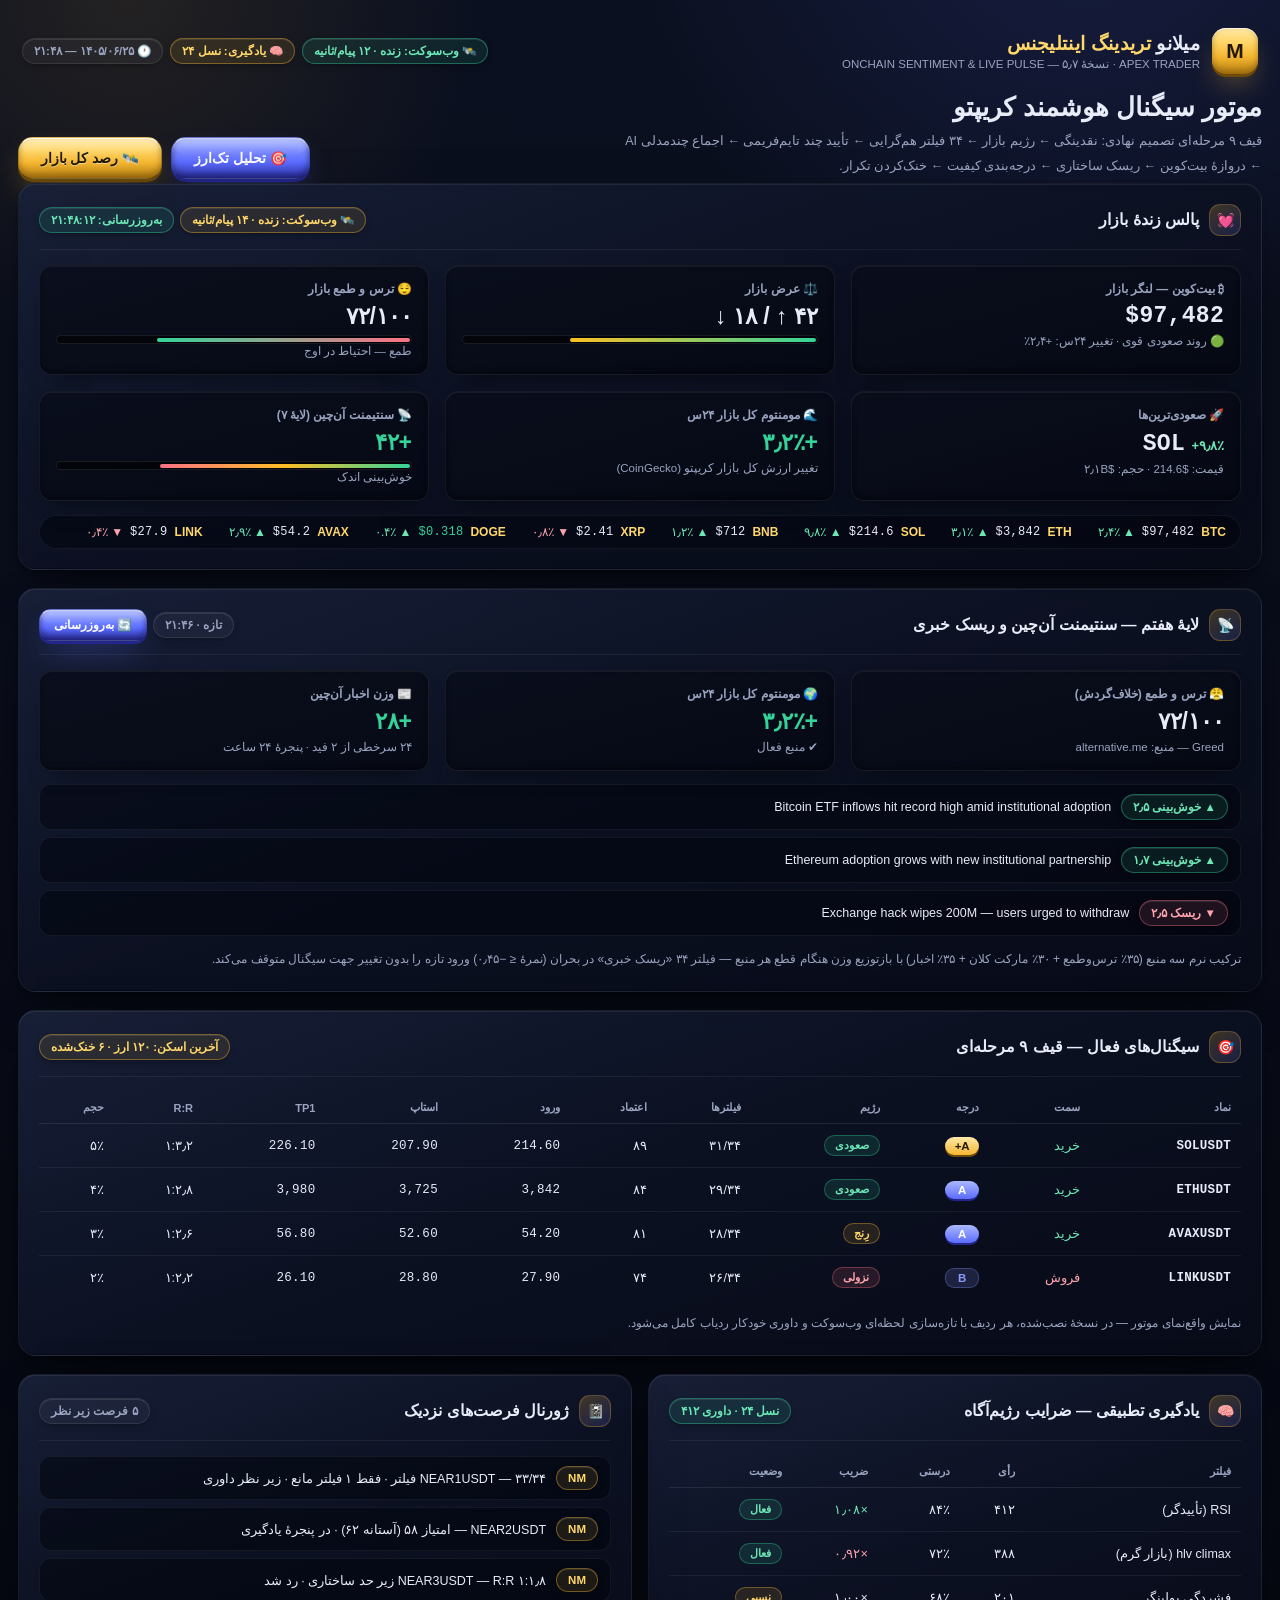
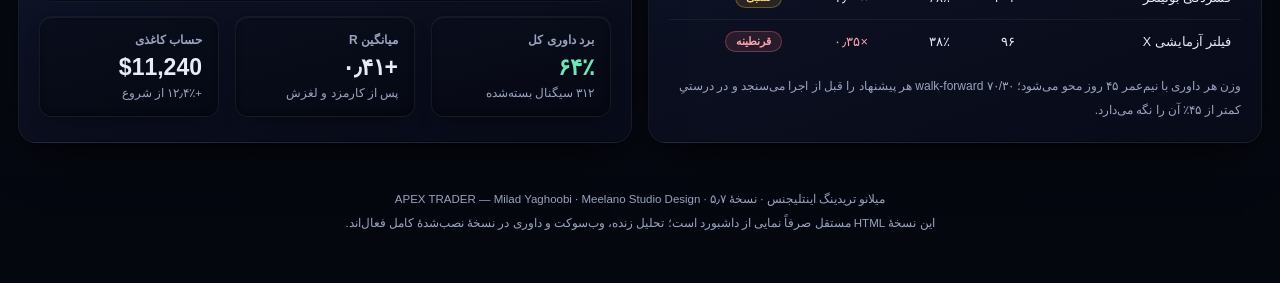
<file: meelano-v5.7-standalone.html>
<!DOCTYPE html>
<html lang="fa" dir="rtl">
<head>
<meta charset="UTF-8">
<meta name="viewport" content="width=device-width, initial-scale=1, viewport-fit=cover">
<meta name="theme-color" content="#05070f">
<title>میلانو ۵٫۷ — داشبورد سیگنال کریپتو (نسخهٔ مستقل)</title>
<!--
  ═══ میلانو تریدینگ اینتلیجنس · نسخهٔ ۵٫۷ · APEX TRADER ═══
  نسخهٔ HTML مستقل — بدون سرور، بدون دیتابیس؛ نمایی کامل از موتور
  ۳۴ فیلتری، یادگیری تطبیقی رژیم‌آگاه، لایهٔ هفتم سنتیمنت آن‌چین و
  دادهٔ لحظه‌ای وب‌سوکت (در نسخهٔ نصب‌شده زنده می‌شود).
  Milad Yaghoobi — Meelano Studio Design
-->
<style>
:root{
  --gold-1:#ffd76a; --gold-2:#f5b731; --gold-3:#c98f15;
  --indigo-1:#8b9dff; --indigo-2:#5b6cff;
  --emerald:#34d399; --rose:#fb7185;
  --bg-0:#05070f; --bg-1:#0b1020; --bg-2:#131a2e;
  --text:#e8ecf8; --text-dim:#9aa4c0;
  --line:rgba(255,255,255,.09); --line-soft:rgba(255,255,255,.06);
  --font-fa:"Vazirmatn","Segoe UI",Tahoma,sans-serif;
  --radius-lg:18px; --radius-md:13px;
}
*{box-sizing:border-box;margin:0;padding:0}
html{scroll-behavior:smooth}
body{
  font-family:var(--font-fa); color:var(--text); min-height:100vh; overflow-x:hidden;
  background:
    radial-gradient(60% 40% at 85% -5%, rgba(91,108,255,.14), transparent 60%),
    radial-gradient(50% 35% at 10% 0%, rgba(245,183,49,.1), transparent 55%),
    linear-gradient(180deg,var(--bg-1) 0%,var(--bg-0) 100%);
}
::selection{background:rgba(245,183,49,.3)}
::-webkit-scrollbar{width:11px;height:11px}
::-webkit-scrollbar-track{background:#070a14}
::-webkit-scrollbar-thumb{background:linear-gradient(180deg,#2a3352,#1a2038);border-radius:8px;border:2px solid #070a14}
::-webkit-scrollbar-thumb:hover{background:linear-gradient(180deg,#3d4a74,#232b48)}

.shell{position:relative;z-index:1;max-width:1280px;margin:0 auto;padding:18px 18px 48px}
.stack{display:flex;flex-direction:column;gap:18px}

/* ── هدر ── */
.topbar{display:flex;align-items:center;justify-content:space-between;gap:12px;flex-wrap:wrap;padding:10px 4px}
.brand{display:flex;align-items:center;gap:12px}
.brand__gem{
  width:46px;height:46px;border-radius:14px;display:grid;place-items:center;font-size:21px;font-weight:900;color:#231803;
  background:linear-gradient(180deg,#ffe9a8 0%,var(--gold-1) 30%,var(--gold-2) 62%,#b57e12 100%);
  box-shadow:inset 0 1px 0 rgba(255,255,255,.7),inset 0 -3px 6px rgba(120,78,10,.55),0 3px 0 #6d4a0a,0 15px 30px -10px rgba(245,183,49,.55);
}
.brand__t{font-size:19px;font-weight:900;letter-spacing:.3px}
.brand__t b{color:var(--gold-1)}
.brand__s{font-size:11.5px;color:var(--text-dim);margin-top:2px}
.topbar__chips{display:flex;gap:7px;flex-wrap:wrap}

.badge{
  display:inline-flex;align-items:center;gap:5px;font-size:11.5px;font-weight:700;padding:5px 11px;border-radius:999px;
  border:1px solid var(--line);background:rgba(255,255,255,.04);color:var(--text-dim);
  box-shadow:inset 0 1px 0 rgba(255,255,255,.1),0 3px 8px -4px rgba(0,0,0,.6)
}
.badge--ok{color:#6ee7b7;border-color:rgba(52,211,153,.4);background:rgba(52,211,153,.1)}
.badge--bad{color:#fda4af;border-color:rgba(251,113,133,.4);background:rgba(251,113,133,.1)}
.badge--gold{color:var(--gold-1);border-color:rgba(245,183,49,.4);background:rgba(245,183,49,.1)}

.page-head{display:flex;align-items:flex-end;justify-content:space-between;gap:14px;flex-wrap:wrap;margin:8px 0 4px}
.page-title{font-size:clamp(19px,3.4vw,26px);font-weight:900}
.page-sub{color:var(--text-dim);font-size:12.5px;margin-top:6px;max-width:640px;line-height:2}

/* ── دکمه‌های جواهر سه‌بعدی ── */
.btn{
  position:relative;overflow:hidden;display:inline-flex;align-items:center;justify-content:center;gap:9px;
  font-family:var(--font-fa);font-size:13.5px;font-weight:800;cursor:pointer;padding:12px 22px;border-radius:15px;
  border:1px solid var(--line);background:rgba(255,255,255,.05);color:var(--text);text-decoration:none;white-space:nowrap;
  transform:translateZ(0);
  box-shadow:inset 0 1px 0 rgba(255,255,255,.14),inset 0 -2px 4px rgba(0,0,0,.35),0 2px 0 rgba(0,0,0,.45),0 10px 22px -10px rgba(0,0,0,.7);
  transition:transform .18s,filter .2s,box-shadow .25s;
}
.btn::before{content:'';position:absolute;inset:1px 1px auto 1px;height:42%;border-radius:14px 14px 40% 40%/14px 14px 22px 22px;
  background:linear-gradient(180deg,rgba(255,255,255,.28),rgba(255,255,255,0));pointer-events:none;opacity:.75}
.btn::after{content:'';position:absolute;top:-60%;bottom:-60%;width:34%;inset-inline-start:-45%;
  background:linear-gradient(115deg,transparent,rgba(255,255,255,.35),transparent);transform:skewX(-18deg);
  transition:inset-inline-start .55s ease;pointer-events:none}
.btn:hover::after{inset-inline-start:130%}
.btn:hover{filter:brightness(1.06);transform:translateY(-2px);
  box-shadow:inset 0 1px 0 rgba(255,255,255,.22),inset 0 -2px 5px rgba(0,0,0,.38),0 4px 0 rgba(0,0,0,.42),0 18px 34px -12px rgba(0,0,0,.75)}
.btn:active{transform:translateY(3px);filter:brightness(.97);
  box-shadow:inset 0 2px 6px rgba(0,0,0,.5),0 1px 0 rgba(0,0,0,.4),0 6px 14px -8px rgba(0,0,0,.6)}
.btn:disabled{opacity:.5;cursor:not-allowed;transform:none;filter:none}
.btn:disabled::before,.btn:disabled::after{display:none}
.btn--gold{
  background:linear-gradient(180deg,#ffe9a8 0%,var(--gold-1) 30%,var(--gold-2) 62%,#b57e12 100%);color:#231803;
  text-shadow:0 1px 0 rgba(255,255,255,.45);border-color:rgba(255,230,160,.55) rgba(120,84,12,.6) rgba(90,62,8,.75);
  box-shadow:inset 0 1px 0 rgba(255,255,255,.7),inset 0 -3px 6px rgba(120,78,10,.55),0 3px 0 #6d4a0a,0 15px 30px -10px rgba(245,183,49,.55),0 26px 44px -18px rgba(0,0,0,.8)}
.btn--gold:hover{box-shadow:inset 0 1px 0 rgba(255,255,255,.8),inset 0 -3px 7px rgba(120,78,10,.5),0 5px 0 #6d4a0a,0 22px 42px -12px rgba(245,183,49,.75),0 34px 60px -20px rgba(0,0,0,.85)}
.btn--indigo{
  background:linear-gradient(180deg,#aab8ff 0%,#7f8fff 28%,var(--indigo-2) 60%,#2f33a8 100%);color:#fff;
  border-color:rgba(190,200,255,.4) rgba(40,44,130,.55) rgba(24,26,90,.7);
  box-shadow:inset 0 1px 0 rgba(255,255,255,.45),inset 0 -3px 6px rgba(20,22,80,.6),0 3px 0 #23268a,0 15px 30px -10px rgba(91,108,255,.5),0 26px 44px -18px rgba(0,0,0,.8)}
.btn--emerald{
  background:linear-gradient(180deg,#a7f3d4 0%,#6ee7b7 28%,var(--emerald) 60%,#047857 100%);color:#04241a;
  border-color:rgba(200,255,230,.4) rgba(6,95,70,.5) rgba(4,70,52,.7);
  box-shadow:inset 0 1px 0 rgba(255,255,255,.5),inset 0 -3px 6px rgba(4,70,52,.5),0 3px 0 #045c43,0 15px 30px -10px rgba(52,211,153,.45),0 26px 44px -18px rgba(0,0,0,.8)}
.btn--sm{padding:8px 14px;font-size:12px;border-radius:12px}

/* ── کارت‌های مخمل شیشه‌ای ── */
.card{position:relative;
  background:linear-gradient(160deg,rgba(24,32,56,.96) 0%,rgba(13,18,36,.88) 46%,rgba(8,11,24,.94) 100%);
  border:1px solid var(--line-soft);border-radius:var(--radius-lg);padding:20px;
  box-shadow:0 22px 52px -20px rgba(0,0,0,.8),0 4px 14px -6px rgba(0,0,0,.5),inset 0 1px 0 rgba(255,255,255,.07),inset 0 -1px 0 rgba(0,0,0,.35);
  transition:transform .28s cubic-bezier(.4,0,.2,1),border-color .28s,box-shadow .28s}
.card:hover{transform:translateY(-4px);border-color:rgba(245,183,49,.28);
  box-shadow:0 30px 64px -22px rgba(0,0,0,.85),0 6px 18px -6px rgba(0,0,0,.5),0 0 0 1px rgba(245,183,49,.14),0 0 44px -12px rgba(245,183,49,.22),inset 0 1px 0 rgba(255,255,255,.09)}
.card::after{content:'';position:absolute;inset:-1px;border-radius:inherit;
  background:linear-gradient(140deg,rgba(255,215,106,.35),transparent 30%,transparent 70%,rgba(255,215,106,.2));
  opacity:0;transition:opacity .3s ease;pointer-events:none}
.card:hover::after{opacity:1}
.card__head{display:flex;align-items:center;justify-content:space-between;gap:12px;flex-wrap:wrap;padding-bottom:13px;margin-bottom:15px;border-bottom:1px solid var(--line-soft)}
.card__title{display:flex;align-items:center;gap:10px;font-size:15.5px;font-weight:800}
.card__title i,.ico{display:grid;place-items:center;width:32px;height:32px;border-radius:11px;font-size:14px;font-style:normal;
  background:linear-gradient(145deg,rgba(245,183,49,.22),rgba(91,108,255,.18));border:1px solid rgba(245,183,49,.25);color:var(--gold-1)}
.hint{color:var(--text-dim);font-size:12px;line-height:2}

/* ── گرید و آمار ── */
.grid{display:grid;gap:16px}
.grid--2{grid-template-columns:repeat(2,minmax(0,1fr))}
.grid--3{grid-template-columns:repeat(3,minmax(0,1fr))}
.grid--6{grid-template-columns:repeat(6,minmax(0,1fr))}
.stat{padding:16px;border-radius:var(--radius-md);
  background:linear-gradient(165deg,rgba(10,14,28,.9),rgba(5,8,18,.82));border:1px solid var(--line-soft);
  box-shadow:inset 0 1px 0 rgba(255,255,255,.06),inset 0 -2px 5px rgba(0,0,0,.4),0 10px 24px -14px rgba(0,0,0,.7);
  transition:transform .25s ease,box-shadow .25s ease}
.stat:hover{transform:translateY(-2px);
  box-shadow:inset 0 1px 0 rgba(255,255,255,.09),inset 0 -2px 5px rgba(0,0,0,.38),0 16px 30px -14px rgba(0,0,0,.75),0 0 26px -10px rgba(245,183,49,.18)}
.stat__label{display:flex;align-items:center;gap:7px;font-size:12px;color:var(--text-dim);font-weight:700}
.stat__value{font-size:clamp(17px,2.2vw,23px);font-weight:900;margin:7px 0 5px}
.stat__sub{font-size:11.5px;color:var(--text-dim)}

/* گیج‌ها */
.gauge{height:9px;border-radius:999px;background:rgba(0,0,0,.55);border:1px solid var(--line);overflow:hidden;padding:1.5px}
.gauge__fill{height:100%;border-radius:999px;transition:width .8s cubic-bezier(.4,0,.2,1)}
.gauge--tri .gauge__fill{background:linear-gradient(90deg,#fb7185,#fbbf24,#34d399)}

/* چیپ رژیم */
.chip{display:inline-flex;align-items:center;gap:5px;font-size:11px;font-weight:800;padding:3px 10px;border-radius:999px}
.chip--up{color:#6ee7b7;background:rgba(52,211,153,.12);border:1px solid rgba(52,211,153,.35)}
.chip--down{color:#fda4af;background:rgba(251,113,133,.12);border:1px solid rgba(251,113,133,.35)}
.chip--range{color:var(--gold-1);background:rgba(245,183,49,.12);border:1px solid rgba(245,183,49,.35)}

/* جدول سیگنال‌ها */
.tbl{width:100%;border-collapse:collapse;font-size:12.5px}
.tbl th{font-size:11px;color:var(--text-dim);text-align:right;padding:9px 10px;border-bottom:1px solid var(--line);font-weight:800;white-space:nowrap}
.tbl td{padding:11px 10px;border-bottom:1px solid var(--line-soft);white-space:nowrap}
.tbl tr:last-child td{border-bottom:none}
.tbl tbody tr{transition:background .18s}
.tbl tbody tr:hover{background:rgba(245,183,49,.05)}
.mono{font-family:ui-monospace,"Cascadia Mono",Consolas,monospace;letter-spacing:.3px}
.up{color:#6ee7b7}.down{color:#fda4af}
.tier{display:inline-grid;place-items:center;min-width:34px;padding:3px 8px;border-radius:9px;font-weight:900;font-size:11.5px}
.tier--a1{background:linear-gradient(180deg,#ffe9a8,var(--gold-2));color:#231803;box-shadow:0 2px 0 #6d4a0a}
.tier--a{background:linear-gradient(180deg,#aab8ff,#5b6cff);color:#fff;box-shadow:0 2px 0 #23268a}
.tier--b{background:rgba(139,157,255,.16);color:var(--indigo-1);border:1px solid rgba(139,157,255,.3)}

/* سرخطی‌های سنتیمنت */
.newsrow{display:flex;align-items:center;gap:10px;padding:9px 12px;border-radius:12px;border:1px solid var(--line-soft);
  background:rgba(3,6,15,.55);font-size:12.5px}
.newsrow + .newsrow{margin-top:7px}

/* نوار تیک متحرک */
.strip{overflow:hidden;border-radius:999px;border:1px solid var(--line-soft);background:rgba(3,6,15,.55);padding:9px 0}
.strip__in{display:flex;gap:26px;white-space:nowrap;animation:slide 36s linear infinite;will-change:transform;padding:0 14px}
.strip:hover .strip__in{animation-play-state:paused}
@keyframes slide{from{transform:translateX(0)}to{transform:translateX(50%)}}
.tick{display:inline-flex;align-items:center;gap:7px;font-size:12px}
.tick b{color:var(--gold-1)}

/* toast نمایشی */
.toast{position:fixed;bottom:22px;inset-inline:0;margin:auto;width:max-content;max-width:92vw;z-index:50;
  padding:12px 20px;border-radius:14px;font-size:12.5px;font-weight:700;
  background:linear-gradient(160deg,rgba(24,32,56,.97),rgba(8,11,24,.97));border:1px solid rgba(245,183,49,.35);color:var(--text);
  box-shadow:0 18px 44px -14px rgba(0,0,0,.85),0 0 30px -8px rgba(245,183,49,.3);
  opacity:0;transform:translateY(14px);transition:opacity .3s,transform .3s;pointer-events:none}
.toast.on{opacity:1;transform:translateY(0)}

footer{margin-top:26px;text-align:center;color:var(--text-dim);font-size:11.5px;line-height:2.1}

/* ── رسپانسیو ── */
@media (max-width:1024px){
  .grid--6{grid-template-columns:repeat(3,1fr)}
  .grid--3{grid-template-columns:repeat(2,1fr)}
}
@media (max-width:640px){
  .shell{padding:12px 10px 34px}
  .grid--2,.grid--3,.grid--6{grid-template-columns:1fr}
  .btn{width:100%}
  .btn--sm{width:auto}
  .page-head{flex-direction:column;align-items:stretch}
  .card{padding:15px;border-radius:16px}
  .tbl{font-size:11.5px}
  .tbl th,.tbl td{padding:8px 7px}
  .strip{font-size:11px}
}
@media (hover:none){.card:hover{transform:none}.btn:hover{transform:none}.btn:active{transform:translateY(2px)}}
@media (prefers-reduced-motion:reduce){.strip__in{animation:none}.btn::after{display:none}.card,.stat,.btn{transition:none}}
</style>
</head>
<body>
<div class="shell">

  <!-- ═══ هدر ═══ -->
  <header class="topbar">
    <div class="brand">
      <div class="brand__gem">M</div>
      <div>
        <div class="brand__t">میلانو <b>تریدینگ اینتلیجنس</b></div>
        <div class="brand__s">APEX TRADER · نسخهٔ ۵٫۷ — ONCHAIN SENTIMENT &amp; LIVE PULSE</div>
      </div>
    </div>
    <div class="topbar__chips">
      <span class="badge badge--ok">🛰️ وب‌سوکت: زنده · ۱۲ پیام/ثانیه</span>
      <span class="badge badge--gold">🧠 یادگیری: نسل ۲۴</span>
      <span class="badge">🕐 ۱۴۰۵/۰۶/۲۵ — ۲۱:۴۸</span>
    </div>
  </header>

  <div class="page-head">
    <div>
      <h1 class="page-title">موتور سیگنال هوشمند کریپتو</h1>
      <p class="page-sub">قیف ۹ مرحله‌ای تصمیم نهادی: نقدینگی ← رژیم بازار ← ۳۴ فیلتر هم‌گرایی ← تأیید چند تایم‌فریمی ←
        اجماع چندمدلی AI ← دروازهٔ بیت‌کوین ← ریسک ساختاری ← درجه‌بندی کیفیت ← خنک‌کردن تکرار.</p>
    </div>
    <div style="display:flex;gap:9px;flex-wrap:wrap">
      <button class="btn btn--indigo" id="btnAnalyze">🎯 تحلیل تک‌ارز</button>
      <button class="btn btn--gold" id="btnScan">🛰️ رصد کل بازار</button>
    </div>
  </div>

  <div class="stack">

    <!-- ═══ پالس زنده ═══ -->
    <section class="card">
      <div class="card__head">
        <h2 class="card__title"><i>💓</i> پالس زندهٔ بازار</h2>
        <div style="display:flex;gap:6px;flex-wrap:wrap">
          <span class="badge badge--gold" id="wsBadge">🛰️ وب‌سوکت: زنده</span>
          <span class="badge badge--ok">به‌روزرسانی: ۲۱:۴۸:۱۲</span>
        </div>
      </div>
      <div class="grid grid--3" style="margin-bottom:14px">
        <div class="stat">
          <div class="stat__label">₿ بیت‌کوین — لنگر بازار</div>
          <div class="stat__value mono" id="btcPrice">$97,482</div>
          <div class="stat__sub">🟢 روند صعودی قوی · تغییر ۲۴س: +۲٫۴٪</div>
        </div>
        <div class="stat">
          <div class="stat__label">⚖️ عرض بازار</div>
          <div class="stat__value">۴۲ ↑ / ۱۸ ↓</div>
          <div class="stat__sub"><div class="gauge"><div class="gauge__fill" style="width:70%;background:linear-gradient(90deg,#fbbf24,#34d399)"></div></div></div>
        </div>
        <div class="stat">
          <div class="stat__label">😌 ترس و طمع بازار</div>
          <div class="stat__value">۷۲/۱۰۰</div>
          <div class="stat__sub"><div class="gauge"><div class="gauge__fill" style="width:72%;background:linear-gradient(90deg,#34d399,#fb7185)"></div></div> طمع — احتیاط در اوج</div>
        </div>
        <div class="stat">
          <div class="stat__label">🚀 صعودی‌ترین‌ها</div>
          <div class="stat__value"><span class="mono">SOL</span> <span class="up" style="font-size:13px">+۹٫۸٪</span></div>
          <div class="stat__sub">قیمت: $214.6 · حجم: $۲٫۱B</div>
        </div>
        <div class="stat">
          <div class="stat__label">🌊 مومنتوم کل بازار ۲۴س</div>
          <div class="stat__value" style="color:#34d399">+۳٫۲٪</div>
          <div class="stat__sub">تغییر ارزش کل بازار کریپتو (CoinGecko)</div>
        </div>
        <div class="stat">
          <div class="stat__label">📡 سنتیمنت آن‌چین (لایهٔ ۷)</div>
          <div class="stat__value" style="color:#34d399">+۴۲</div>
          <div class="stat__sub"><div class="gauge gauge--tri"><div class="gauge__fill" style="width:71%"></div></div> خوش‌بینی اندک</div>
        </div>
      </div>
      <div class="strip"><div class="strip__in" id="strip">
        <span class="tick"><b>BTC</b> <span class="mono">$97,482</span> <span class="up">▲ ۲٫۴٪</span></span>
        <span class="tick"><b>ETH</b> <span class="mono">$3,842</span> <span class="up">▲ ۳٫۱٪</span></span>
        <span class="tick"><b>SOL</b> <span class="mono">$214.6</span> <span class="up">▲ ۹٫۸٪</span></span>
        <span class="tick"><b>BNB</b> <span class="mono">$712</span> <span class="up">▲ ۱٫۲٪</span></span>
        <span class="tick"><b>XRP</b> <span class="mono">$2.41</span> <span class="down">▼ ۰٫۸٪</span></span>
        <span class="tick"><b>DOGE</b> <span class="mono">$0.318</span> <span class="up">▲ ۴٫۶٪</span></span>
        <span class="tick"><b>AVAX</b> <span class="mono">$54.2</span> <span class="up">▲ ۲٫۹٪</span></span>
        <span class="tick"><b>LINK</b> <span class="mono">$27.9</span> <span class="down">▼ ۰٫۴٪</span></span>
      </div></div>
    </section>

    <!-- ═══ لایهٔ هفتم ═══ -->
    <section class="card">
      <div class="card__head">
        <h2 class="card__title"><i>📡</i> لایهٔ هفتم — سنتیمنت آن‌چین و ریسک خبری</h2>
        <div style="display:flex;gap:6px;align-items:center">
          <span class="badge">تازه · ۲۱:۴۶</span>
          <button class="btn btn--indigo btn--sm" id="btnSent">🔄 به‌روزرسانی</button>
        </div>
      </div>
      <div class="grid grid--3" style="margin-bottom:13px">
        <div class="stat">
          <div class="stat__label">😤 ترس و طمع (خلاف‌گردش)</div>
          <div class="stat__value">۷۲/۱۰۰</div>
          <div class="stat__sub">Greed — منبع: alternative.me</div>
        </div>
        <div class="stat">
          <div class="stat__label">🌍 مومنتوم کل بازار ۲۴س</div>
          <div class="stat__value" style="color:#34d399">+۳٫۲٪</div>
          <div class="stat__sub">✔ منبع فعال</div>
        </div>
        <div class="stat">
          <div class="stat__label">📰 وزن اخبار آن‌چین</div>
          <div class="stat__value" style="color:#34d399">+۲۸</div>
          <div class="stat__sub">۲۴ سرخطی از ۲ فید · پنجرهٔ ۲۴ ساعت</div>
        </div>
      </div>
      <div class="newsrow"><span class="badge badge--ok">▲ خوش‌بینی ۲٫۵</span> Bitcoin ETF inflows hit record high amid institutional adoption</div>
      <div class="newsrow"><span class="badge badge--ok">▲ خوش‌بینی ۱٫۷</span> Ethereum adoption grows with new institutional partnership</div>
      <div class="newsrow"><span class="badge badge--bad">▼ ریسک ۲٫۵</span> Exchange hack wipes 200M — users urged to withdraw</div>
      <p class="hint" style="margin-top:11px">ترکیب نرم سه منبع (۳۵٪ ترس‌وطمع + ۳۰٪ مارکت کلان + ۳۵٪ اخبار) با بازتوزیع وزن هنگام قطع هر منبع — فیلتر ۳۴ «ریسک خبری» در بحران (نمرهٔ ≤ −۰٫۴۵) ورود تازه را بدون تغییر جهت سیگنال متوقف می‌کند.</p>
    </section>

    <!-- ═══ سیگنال‌های فعال ═══ -->
    <section class="card">
      <div class="card__head">
        <h2 class="card__title"><i>🎯</i> سیگنال‌های فعال — قیف ۹ مرحله‌ای</h2>
        <span class="badge badge--gold">آخرین اسکن: ۱۲۰ ارز · ۶ خنک‌شده</span>
      </div>
      <div style="overflow-x:auto">
      <table class="tbl">
        <thead><tr><th>نماد</th><th>سمت</th><th>درجه</th><th>رژیم</th><th>فیلترها</th><th>اعتماد</th><th>ورود</th><th>استاپ</th><th>TP1</th><th>R:R</th><th>حجم</th></tr></thead>
        <tbody>
          <tr><td class="mono"><b>SOLUSDT</b></td><td class="up">خرید</td><td><span class="tier tier--a1">A+</span></td><td><span class="chip chip--up">صعودی</span></td><td>۳۱/۳۴</td><td>۸۹</td><td class="mono">214.60</td><td class="mono">207.90</td><td class="mono">226.10</td><td>۱:۳٫۲</td><td>۵٪</td></tr>
          <tr><td class="mono"><b>ETHUSDT</b></td><td class="up">خرید</td><td><span class="tier tier--a">A</span></td><td><span class="chip chip--up">صعودی</span></td><td>۲۹/۳۴</td><td>۸۴</td><td class="mono">3,842</td><td class="mono">3,725</td><td class="mono">3,980</td><td>۱:۲٫۸</td><td>۴٪</td></tr>
          <tr><td class="mono"><b>AVAXUSDT</b></td><td class="up">خرید</td><td><span class="tier tier--a">A</span></td><td><span class="chip chip--range">رِنج</span></td><td>۲۸/۳۴</td><td>۸۱</td><td class="mono">54.20</td><td class="mono">52.60</td><td class="mono">56.80</td><td>۱:۲٫۶</td><td>۳٪</td></tr>
          <tr><td class="mono"><b>LINKUSDT</b></td><td class="down">فروش</td><td><span class="tier tier--b">B</span></td><td><span class="chip chip--down">نزولی</span></td><td>۲۶/۳۴</td><td>۷۴</td><td class="mono">27.90</td><td class="mono">28.80</td><td class="mono">26.10</td><td>۱:۲٫۲</td><td>۲٪</td></tr>
        </tbody>
      </table>
      </div>
      <p class="hint" style="margin-top:12px">نمایش واقع‌نمای موتور — در نسخهٔ نصب‌شده، هر ردیف با تازه‌سازی لحظه‌ای وب‌سوکت و داوری خودکار ردیاب کامل می‌شود.</p>
    </section>

    <!-- ═══ یادگیری تطبیقی + ژورنال ═══ -->
    <div class="grid grid--2">
      <section class="card">
        <div class="card__head"><h2 class="card__title"><i>🧠</i> یادگیری تطبیقی — ضرایب رژیم‌آگاه</h2><span class="badge badge--ok">نسل ۲۴ · داوری ۴۱۲</span></div>
        <table class="tbl">
          <thead><tr><th>فیلتر</th><th>رأی</th><th>درستی</th><th>ضریب</th><th>وضعیت</th></tr></thead>
          <tbody>
            <tr><td>RSI (تأییدگر)</td><td>۴۱۲</td><td>۸۴٪</td><td class="mono up">×۱٫۰۸</td><td><span class="chip chip--up">فعال</span></td></tr>
            <tr><td>hlv climax (بازار گرم)</td><td>۳۸۸</td><td>۷۲٪</td><td class="mono down">×۰٫۹۲</td><td><span class="chip chip--up">فعال</span></td></tr>
            <tr><td>فشردگی بولینگر</td><td>۲۰۱</td><td>۶۸٪</td><td class="mono">×۱٫۰۰</td><td><span class="chip chip--range">نسبی</span></td></tr>
            <tr><td>فیلتر آزمایشی X</td><td>۹۶</td><td>۳۸٪</td><td class="mono down">×۰٫۳۵</td><td><span class="chip chip--down">قرنطینه</span></td></tr>
          </tbody>
        </table>
        <p class="hint" style="margin-top:11px">وزن هر داوری با نیم‌عمر ۴۵ روز محو می‌شود؛ walk-forward ۷۰/۳۰ هر پیشنهاد را قبل از اجرا می‌سنجد و در درستیِ کمتر از ۴۵٪ آن را نگه می‌دارد.</p>
      </section>

      <section class="card">
        <div class="card__head"><h2 class="card__title"><i>📓</i> ژورنال فرصت‌های نزدیک</h2><span class="badge">۵ فرصت زیر نظر</span></div>
        <div class="newsrow"><span class="badge badge--gold">NM</span> NEAR1USDT — ۳۳/۳۴ فیلتر · فقط ۱ فیلتر مانع · زیر نظر داوری</div>
        <div class="newsrow"><span class="badge badge--gold">NM</span> NEAR2USDT — امتیاز ۵۸ (آستانه ۶۲) · در پنجرهٔ یادگیری</div>
        <div class="newsrow"><span class="badge badge--gold">NM</span> NEAR3USDT — R:R ۱:۱٫۸ زیر حد ساختاری · رد شد</div>
        <div style="margin-top:14px" class="grid grid--3">
          <div class="stat"><div class="stat__label">برد داوری کل</div><div class="stat__value up">۶۴٪</div><div class="stat__sub">۳۱۲ سیگنال بسته‌شده</div></div>
          <div class="stat"><div class="stat__label">میانگین R</div><div class="stat__value">+۰٫۴۱</div><div class="stat__sub">پس از کارمزد و لغزش</div></div>
          <div class="stat"><div class="stat__label">حساب کاغذی</div><div class="stat__value">$11,240</div><div class="stat__sub">+۱۲٫۴٪ از شروع</div></div>
        </div>
      </section>
    </div>

    <footer>
      میلانو تریدینگ اینتلیجنس · نسخهٔ ۵٫۷ · APEX TRADER — Milad Yaghoobi · Meelano Studio Design<br>
      این نسخهٔ HTML مستقل صرفاً نمایی از داشبورد است؛ تحلیل زنده، وب‌سوکت و داوری در نسخهٔ نصب‌شدهٔ کامل فعال‌اند.
    </footer>
  </div>
</div>

<div class="toast" id="toast">💖</div>

<script>
(function () {
  'use strict';
  var toastEl = document.getElementById('toast');
  var tTimer = null;
  function toast(msg) {
    toastEl.textContent = msg;
    toastEl.classList.add('on');
    clearTimeout(tTimer);
    tTimer = setTimeout(function () { toastEl.classList.remove('on'); }, 2600);
  }
  function fa(n) { return String(n).replace(/\d/g, function (d) { return '۰۱۲۳۴۵۶۷۸۹'[+d]; }); }

  document.getElementById('btnScan').addEventListener('click', function () {
    toast('🛰️ در نسخهٔ کامل: رصد ۱۲۰ ارز با قیف ۹ مرحله‌ای و ۳۴ فیلتر…');
  });
  document.getElementById('btnAnalyze').addEventListener('click', function () {
    toast('🎯 در نسخهٔ کامل: تحلیل تک‌ارز با تأیید MTF و اجماع AI…');
  });
  document.getElementById('btnSent').addEventListener('click', function () {
    toast('📡 در نسخهٔ کامل: ضربهٔ تازه به هر سه منبع سنتیمنت آن‌چین…');
  });

  /* شبیه‌سازی زندهٔ وب‌سوکت — قیمت‌ها با هر تیک تازه می‌شوند */
  var base = { BTC: 97482, ETH: 3842, SOL: 214.6, BNB: 712, XRP: 2.41, DOGE: 0.318, AVAX: 54.2, LINK: 27.9 };
  setInterval(function () {
    var keys = Object.keys(base);
    var k = keys[Math.floor(Math.random() * keys.length)];
    var drift = (Math.random() - 0.5) * 0.003;
    base[k] = base[k] * (1 + drift);
    var els = document.querySelectorAll('.tick');
    for (var i = 0; i < els.length; i++) {
      var b = els[i].querySelector('b');
      if (!b || b.textContent !== k) { continue; }
      var priceEl = els[i].querySelector('.mono');
      var chgEl = els[i].querySelector('.up, .down');
      var p = base[k];
      priceEl.textContent = (p >= 100 ? '$' + Math.round(p).toLocaleString('en-US') : '$' + p.toFixed(p < 1 ? 3 : 1));
      priceEl.style.color = drift > 0 ? '#34d399' : (drift < 0 ? '#fb7185' : '');
      if (chgEl) {
        var chg = drift * 100 * 6;
        chgEl.className = chg >= 0 ? 'up' : 'down';
        chgEl.textContent = (chg >= 0 ? '▲ ' : '▼ ') + fa(Math.abs(chg).toFixed(1)) + '٪';
      }
    }
    if (k === 'BTC') { document.getElementById('btcPrice').textContent = '$' + Math.round(base.BTC).toLocaleString('en-US'); }
    var now = new Date();
    document.getElementById('wsBadge').textContent = '🛰️ وب‌سوکت: زنده · ' + fa(8 + Math.floor(Math.random() * 9)) + ' پیام/ثانیه';
  }, 1500);
})();
</script>
</body>
</html>
</file>
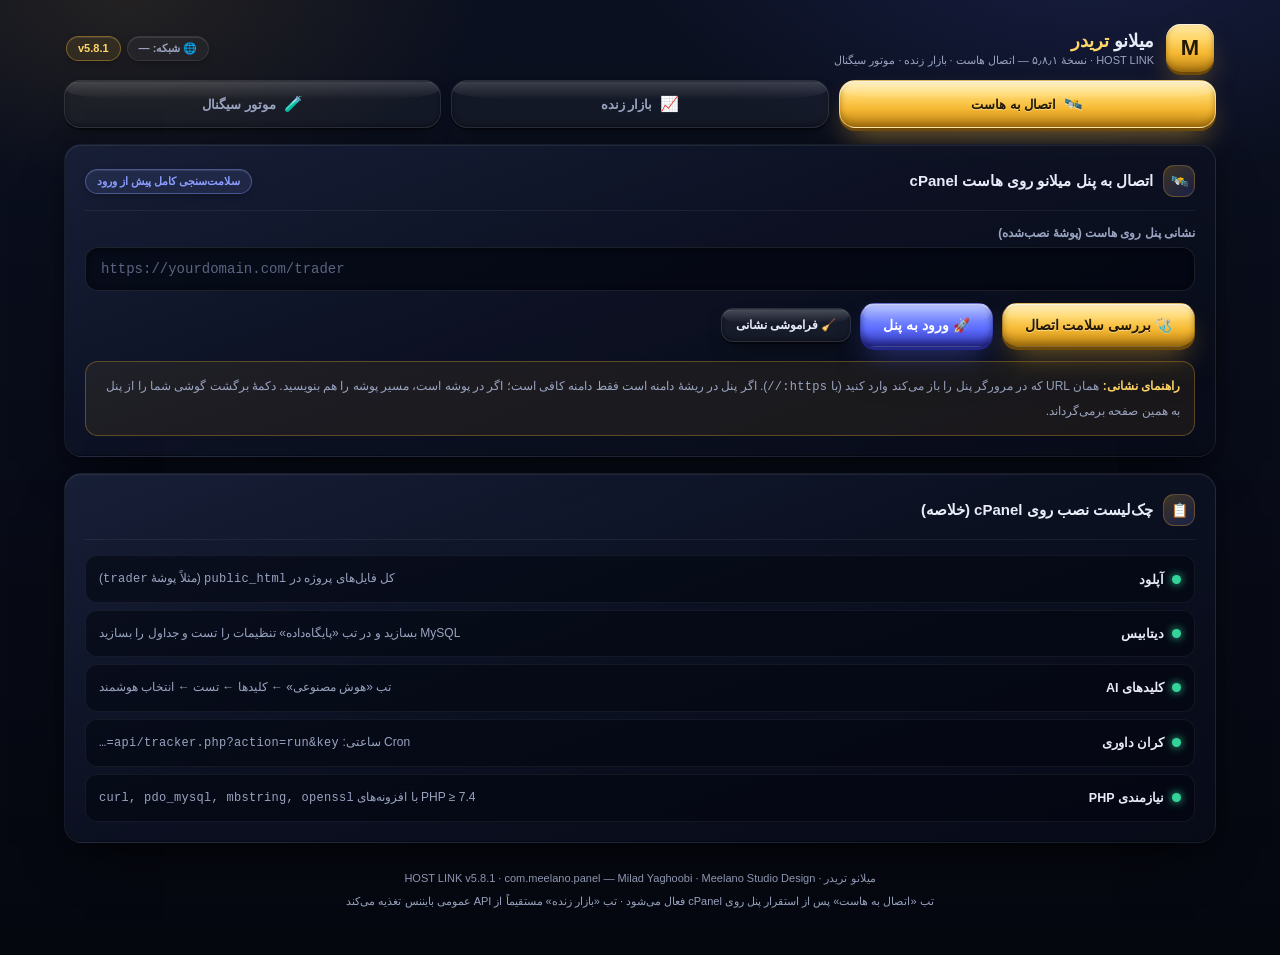
<file: android-hostlink/app.html>
<!DOCTYPE html>
<html lang="fa" dir="rtl">
<head>
<meta charset="UTF-8">
<meta name="viewport" content="width=device-width, initial-scale=1, viewport-fit=cover">
<meta name="theme-color" content="#05070f">
<title>میلانو تریدر ۵٫۸ — اتصال هاست · بازار زنده · موتور</title>
<!--
  ═══ میلانو تریدر · نسخهٔ ۵٫۸ · HOST LINK ═══
  سه حالت در یک اپ:
    ۱) اتصال به هاست cPanel با سلامت‌سنجی کامل (api/health.php) از طریق پل بومی MeelanoBridge
    ۲) بازار زندهٔ واقعی بدون هیچ سروری (REST + WebSocket بایننس) + سقوط خودکار به شبیه‌سازی
    ۳) پنل نمایشی موتور ۳۴ فیلتری و یادگیری تطبیقی
  Milad Yaghoobi — Meelano Studio Design
-->
<style>
:root{
  --gold-1:#ffd76a; --gold-2:#f5b731; --gold-3:#c98f15;
  --indigo-1:#8b9dff; --indigo-2:#5b6cff;
  --emerald:#34d399; --rose:#fb7185;
  --bg-0:#05070f; --bg-1:#0b1020; --bg-2:#131a2e;
  --text:#e8ecf8; --text-dim:#9aa4c0;
  --line:rgba(255,255,255,.09); --line-soft:rgba(255,255,255,.06);
  --font-fa:"Vazirmatn","Segoe UI",Tahoma,sans-serif;
  --radius-lg:18px; --radius-md:13px;
}
*{box-sizing:border-box;margin:0;padding:0}
html{scroll-behavior:smooth}
body{
  font-family:var(--font-fa); color:var(--text); min-height:100vh; overflow-x:hidden;
  background:
    radial-gradient(60% 40% at 85% -5%, rgba(91,108,255,.14), transparent 60%),
    radial-gradient(50% 35% at 10% 0%, rgba(245,183,49,.1), transparent 55%),
    linear-gradient(180deg,var(--bg-1) 0%,var(--bg-0) 100%);
}
::selection{background:rgba(245,183,49,.3)}
::-webkit-scrollbar{width:11px;height:11px}
::-webkit-scrollbar-track{background:#070a14}
::-webkit-scrollbar-thumb{background:linear-gradient(180deg,#2a3352,#1a2038);border-radius:8px;border:2px solid #070a14}
::-webkit-scrollbar-thumb:hover{background:linear-gradient(180deg,#3d4a74,#232b48)}

.shell{position:relative;z-index:1;max-width:1180px;margin:0 auto;padding:16px 14px 46px}
.stack{display:flex;flex-direction:column;gap:16px}

/* ── هدر ── */
.topbar{display:flex;align-items:center;justify-content:space-between;gap:12px;flex-wrap:wrap;padding:8px 2px}
.brand{display:flex;align-items:center;gap:12px}
.brand__gem{
  width:48px;height:48px;border-radius:15px;display:grid;place-items:center;font-size:22px;font-weight:900;color:#231803;
  background:linear-gradient(180deg,#ffe9a8 0%,var(--gold-1) 30%,var(--gold-2) 62%,#b57e12 100%);
  box-shadow:inset 0 1px 0 rgba(255,255,255,.7),inset 0 -3px 6px rgba(120,78,10,.55),0 3px 0 #6d4a0a,0 15px 30px -10px rgba(245,183,49,.55);
}
.brand__t{font-size:18px;font-weight:900}
.brand__t b{color:var(--gold-1)}
.brand__s{font-size:11px;color:var(--text-dim);margin-top:2px}
.topbar__chips{display:flex;gap:6px;flex-wrap:wrap}

.badge{
  display:inline-flex;align-items:center;gap:5px;font-size:11px;font-weight:700;padding:5px 11px;border-radius:999px;
  border:1px solid var(--line);background:rgba(255,255,255,.04);color:var(--text-dim);
  box-shadow:inset 0 1px 0 rgba(255,255,255,.1),0 3px 8px -4px rgba(0,0,0,.6)
}
.badge--ok{color:#6ee7b7;border-color:rgba(52,211,153,.4);background:rgba(52,211,153,.1)}
.badge--bad{color:#fda4af;border-color:rgba(251,113,133,.4);background:rgba(251,113,133,.1)}
.badge--gold{color:var(--gold-1);border-color:rgba(245,183,49,.4);background:rgba(245,183,49,.1)}
.badge--indigo{color:var(--indigo-1);border-color:rgba(139,157,255,.4);background:rgba(139,157,255,.1)}

/* ── نوار تب سه‌بعدی ── */
.tabs{display:grid;grid-template-columns:repeat(3,minmax(0,1fr));gap:10px}
.tab{
  position:relative;overflow:hidden;display:flex;align-items:center;justify-content:center;gap:8px;
  font-family:var(--font-fa);font-size:13px;font-weight:800;cursor:pointer;padding:14px 10px;border-radius:16px;
  border:1px solid var(--line);background:rgba(255,255,255,.04);color:var(--text-dim);
  box-shadow:inset 0 1px 0 rgba(255,255,255,.1),inset 0 -2px 4px rgba(0,0,0,.3),0 2px 0 rgba(0,0,0,.4),0 10px 20px -10px rgba(0,0,0,.65);
  transition:transform .16s,box-shadow .2s,filter .2s;
}
.tab::before{content:'';position:absolute;inset:1px 1px auto 1px;height:40%;border-radius:15px 15px 40% 40%/15px 15px 20px 20px;
  background:linear-gradient(180deg,rgba(255,255,255,.16),rgba(255,255,255,0));pointer-events:none}
.tab:active{transform:translateY(2px)}
.tab--on{
  color:#231803;text-shadow:0 1px 0 rgba(255,255,255,.4);
  background:linear-gradient(180deg,#ffe9a8 0%,var(--gold-1) 30%,var(--gold-2) 62%,#b57e12 100%);
  border-color:rgba(255,230,160,.55);
  box-shadow:inset 0 1px 0 rgba(255,255,255,.7),inset 0 -3px 6px rgba(120,78,10,.55),0 3px 0 #6d4a0a,0 16px 30px -10px rgba(245,183,49,.55);
}
.tab--on::before{background:linear-gradient(180deg,rgba(255,255,255,.34),rgba(255,255,255,0))}
.tab i{font-style:normal;font-size:15px}

/* ── دکمه‌های جواهر سه‌بعدی ── */
.btn{
  position:relative;overflow:hidden;display:inline-flex;align-items:center;justify-content:center;gap:9px;
  font-family:var(--font-fa);font-size:13.5px;font-weight:800;cursor:pointer;padding:13px 22px;border-radius:15px;
  border:1px solid var(--line);background:rgba(255,255,255,.05);color:var(--text);text-decoration:none;white-space:nowrap;
  transform:translateZ(0);
  box-shadow:inset 0 1px 0 rgba(255,255,255,.14),inset 0 -2px 4px rgba(0,0,0,.35),0 2px 0 rgba(0,0,0,.45),0 10px 22px -10px rgba(0,0,0,.7);
  transition:transform .18s,filter .2s,box-shadow .25s;
}
.btn::before{content:'';position:absolute;inset:1px 1px auto 1px;height:42%;border-radius:14px 14px 40% 40%/14px 14px 22px 22px;
  background:linear-gradient(180deg,rgba(255,255,255,.28),rgba(255,255,255,0));pointer-events:none;opacity:.75}
.btn::after{content:'';position:absolute;top:-60%;bottom:-60%;width:34%;inset-inline-start:-45%;
  background:linear-gradient(115deg,transparent,rgba(255,255,255,.35),transparent);transform:skewX(-18deg);
  transition:inset-inline-start .55s ease;pointer-events:none}
.btn:hover::after{inset-inline-start:130%}
.btn:hover{filter:brightness(1.06);transform:translateY(-2px);
  box-shadow:inset 0 1px 0 rgba(255,255,255,.22),inset 0 -2px 5px rgba(0,0,0,.38),0 4px 0 rgba(0,0,0,.42),0 18px 34px -12px rgba(0,0,0,.75)}
.btn:active{transform:translateY(3px);filter:brightness(.97);
  box-shadow:inset 0 2px 6px rgba(0,0,0,.5),0 1px 0 rgba(0,0,0,.4),0 6px 14px -8px rgba(0,0,0,.6)}
.btn:disabled{opacity:.5;cursor:not-allowed;transform:none;filter:none}
.btn:disabled::before,.btn:disabled::after{display:none}
.btn--gold{
  background:linear-gradient(180deg,#ffe9a8 0%,var(--gold-1) 30%,var(--gold-2) 62%,#b57e12 100%);color:#231803;
  text-shadow:0 1px 0 rgba(255,255,255,.45);border-color:rgba(255,230,160,.55) rgba(120,84,12,.6) rgba(90,62,8,.75);
  box-shadow:inset 0 1px 0 rgba(255,255,255,.7),inset 0 -3px 6px rgba(120,78,10,.55),0 3px 0 #6d4a0a,0 15px 30px -10px rgba(245,183,49,.55),0 26px 44px -18px rgba(0,0,0,.8)}
.btn--indigo{
  background:linear-gradient(180deg,#aab8ff 0%,#7f8fff 28%,var(--indigo-2) 60%,#2f33a8 100%);color:#fff;
  border-color:rgba(190,200,255,.4) rgba(40,44,130,.55) rgba(24,26,90,.7);
  box-shadow:inset 0 1px 0 rgba(255,255,255,.45),inset 0 -3px 6px rgba(20,22,80,.6),0 3px 0 #23268a,0 15px 30px -10px rgba(91,108,255,.5),0 26px 44px -18px rgba(0,0,0,.8)}
.btn--emerald{
  background:linear-gradient(180deg,#a7f3d4 0%,#6ee7b7 28%,var(--emerald) 60%,#047857 100%);color:#04241a;
  border-color:rgba(200,255,230,.4) rgba(6,95,70,.5) rgba(4,70,52,.7);
  box-shadow:inset 0 1px 0 rgba(255,255,255,.5),inset 0 -3px 6px rgba(4,70,52,.5),0 3px 0 #045c43,0 15px 30px -10px rgba(52,211,153,.45),0 26px 44px -18px rgba(0,0,0,.8)}
.btn--sm{padding:9px 14px;font-size:12px;border-radius:12px}
.btn--block{width:100%}

/* ── کارت‌ها ── */
.card{position:relative;
  background:linear-gradient(160deg,rgba(24,32,56,.96) 0%,rgba(13,18,36,.88) 46%,rgba(8,11,24,.94) 100%);
  border:1px solid var(--line-soft);border-radius:var(--radius-lg);padding:20px;
  box-shadow:0 22px 52px -20px rgba(0,0,0,.8),0 4px 14px -6px rgba(0,0,0,.5),inset 0 1px 0 rgba(255,255,255,.07),inset 0 -1px 0 rgba(0,0,0,.35);
  transition:transform .28s cubic-bezier(.4,0,.2,1),border-color .28s,box-shadow .28s}
.card:hover{transform:translateY(-3px);border-color:rgba(245,183,49,.25);
  box-shadow:0 28px 58px -22px rgba(0,0,0,.85),0 0 40px -12px rgba(245,183,49,.18),inset 0 1px 0 rgba(255,255,255,.09)}
.card__head{display:flex;align-items:center;justify-content:space-between;gap:12px;flex-wrap:wrap;padding-bottom:13px;margin-bottom:15px;border-bottom:1px solid var(--line-soft)}
.card__title{display:flex;align-items:center;gap:10px;font-size:15px;font-weight:800}
.card__title i,.ico{display:grid;place-items:center;width:32px;height:32px;border-radius:11px;font-size:14px;font-style:normal;
  background:linear-gradient(145deg,rgba(245,183,49,.22),rgba(91,108,255,.18));border:1px solid rgba(245,183,49,.25);color:var(--gold-1)}
.hint{color:var(--text-dim);font-size:12px;line-height:2.1}

/* ── فرم ── */
.field{display:flex;flex-direction:column;gap:7px;margin-bottom:12px}
.field label{font-size:12px;font-weight:800;color:var(--text-dim)}
.input{
  width:100%;font-family:ui-monospace,"Cascadia Mono",Consolas,monospace;font-size:14px;direction:ltr;text-align:left;
  color:var(--text);background:rgba(3,6,15,.65);border:1px solid var(--line);border-radius:13px;padding:13px 15px;outline:none;
  box-shadow:inset 0 2px 6px rgba(0,0,0,.45);transition:border-color .2s,box-shadow .2s}
.input:focus{border-color:rgba(245,183,49,.45);box-shadow:inset 0 2px 6px rgba(0,0,0,.45),0 0 0 3px rgba(245,183,49,.12)}
.input::placeholder{color:#5b6480}

/* ── گرید و آمار ── */
.grid{display:grid;gap:14px}
.grid--2{grid-template-columns:repeat(2,minmax(0,1fr))}
.grid--3{grid-template-columns:repeat(3,minmax(0,1fr))}
.grid--5{grid-template-columns:repeat(5,minmax(0,1fr))}
.stat{padding:15px;border-radius:var(--radius-md);
  background:linear-gradient(165deg,rgba(10,14,28,.9),rgba(5,8,18,.82));border:1px solid var(--line-soft);
  box-shadow:inset 0 1px 0 rgba(255,255,255,.06),inset 0 -2px 5px rgba(0,0,0,.4),0 10px 24px -14px rgba(0,0,0,.7);
  transition:transform .25s ease,box-shadow .25s ease}
.stat:hover{transform:translateY(-2px);
  box-shadow:inset 0 1px 0 rgba(255,255,255,.09),inset 0 -2px 5px rgba(0,0,0,.38),0 16px 30px -14px rgba(0,0,0,.75),0 0 26px -10px rgba(245,183,49,.18)}
.stat__label{display:flex;align-items:center;gap:7px;font-size:11.5px;color:var(--text-dim);font-weight:700}
.stat__value{font-size:clamp(16px,2vw,21px);font-weight:900;margin:6px 0 4px}
.stat__sub{font-size:11px;color:var(--text-dim)}
.mono{font-family:ui-monospace,"Cascadia Mono",Consolas,monospace;letter-spacing:.3px;direction:ltr}
.up{color:#6ee7b7}.down{color:#fda4af}
.flash-up{color:#34d399!important}.flash-down{color:#fb7185!important}

/* گیج */
.gauge{height:9px;border-radius:999px;background:rgba(0,0,0,.55);border:1px solid var(--line);overflow:hidden;padding:1.5px}
.gauge__fill{height:100%;border-radius:999px;transition:width .8s cubic-bezier(.4,0,.2,1)}

/* ردیف سلامت */
.hrow{display:flex;align-items:center;justify-content:space-between;gap:10px;padding:10px 13px;border-radius:12px;
  border:1px solid var(--line-soft);background:rgba(3,6,15,.55);font-size:12.5px}
.hrow + .hrow{margin-top:7px}
.hrow__label{display:flex;align-items:center;gap:8px;font-weight:700}
.hrow__val{color:var(--text-dim);font-size:11.5px;text-align:left;direction:ltr}
.dot{width:9px;height:9px;border-radius:50%;flex:none;box-shadow:0 0 8px currentColor}
.dot--ok{background:#34d399;color:#34d399}
.dot--bad{background:#fb7185;color:#fb7185}
.hsec{font-size:11px;font-weight:900;color:var(--gold-1);margin:16px 0 8px;letter-spacing:.4px}

/* چیپ */
.chip{display:inline-flex;align-items:center;gap:5px;font-size:11px;font-weight:800;padding:3px 10px;border-radius:999px}
.chip--up{color:#6ee7b7;background:rgba(52,211,153,.12);border:1px solid rgba(52,211,153,.35)}
.chip--down{color:#fda4af;background:rgba(251,113,133,.12);border:1px solid rgba(251,113,133,.35)}
.chip--range{color:var(--gold-1);background:rgba(245,183,49,.12);border:1px solid rgba(245,183,49,.35)}

/* جدول */
.tblwrap{overflow-x:auto}
.tbl{width:100%;border-collapse:collapse;font-size:12.5px}
.tbl th{font-size:11px;color:var(--text-dim);text-align:right;padding:9px 10px;border-bottom:1px solid var(--line);font-weight:800;white-space:nowrap}
.tbl td{padding:11px 10px;border-bottom:1px solid var(--line-soft);white-space:nowrap}
.tbl tr:last-child td{border-bottom:none}
.tbl tbody tr{transition:background .18s}
.tbl tbody tr:hover{background:rgba(245,183,49,.05)}
.tier{display:inline-grid;place-items:center;min-width:34px;padding:3px 8px;border-radius:9px;font-weight:900;font-size:11.5px}
.tier--a1{background:linear-gradient(180deg,#ffe9a8,var(--gold-2));color:#231803;box-shadow:0 2px 0 #6d4a0a}
.tier--a{background:linear-gradient(180deg,#aab8ff,#5b6cff);color:#fff;box-shadow:0 2px 0 #23268a}
.tier--b{background:rgba(139,157,255,.16);color:var(--indigo-1);border:1px solid rgba(139,157,255,.3)}

/* سرخطی خبری */
.newsrow{display:flex;align-items:center;gap:10px;padding:9px 12px;border-radius:12px;border:1px solid var(--line-soft);
  background:rgba(3,6,15,.55);font-size:12.5px}
.newsrow + .newsrow{margin-top:7px}

/* نوار تیک */
.strip{overflow:hidden;border-radius:999px;border:1px solid var(--line-soft);background:rgba(3,6,15,.55);padding:9px 0}
.strip__in{display:flex;gap:26px;white-space:nowrap;animation:slide 36s linear infinite;will-change:transform;padding:0 14px}
.strip:hover .strip__in{animation-play-state:paused}
@keyframes slide{from{transform:translateX(0)}to{transform:translateX(50%)}}
.tick{display:inline-flex;align-items:center;gap:7px;font-size:12px}
.tick b{color:var(--gold-1)}

/* اسپینر */
.spin{width:16px;height:16px;border-radius:50%;border:2.5px solid rgba(35,24,3,.35);border-top-color:#231803;animation:spin .8s linear infinite;display:inline-block}
@keyframes spin{to{transform:rotate(360deg)}}

/* toast */
.toast{position:fixed;bottom:22px;inset-inline:0;margin:auto;width:max-content;max-width:92vw;z-index:50;
  padding:12px 20px;border-radius:14px;font-size:12.5px;font-weight:700;
  background:linear-gradient(160deg,rgba(24,32,56,.97),rgba(8,11,24,.97));border:1px solid rgba(245,183,49,.35);color:var(--text);
  box-shadow:0 18px 44px -14px rgba(0,0,0,.85),0 0 30px -8px rgba(245,183,49,.3);
  opacity:0;transform:translateY(14px);transition:opacity .3s,transform .3s;pointer-events:none}
.toast.on{opacity:1;transform:translateY(0)}

.notice{padding:12px 14px;border-radius:13px;font-size:12px;line-height:2;border:1px solid rgba(245,183,49,.3);background:rgba(245,183,49,.07);color:var(--text-dim)}
.notice b{color:var(--gold-1)}
.notice--rose{border-color:rgba(251,113,133,.3);background:rgba(251,113,133,.07)}
.notice--rose b{color:var(--rose)}
.notice--emerald{border-color:rgba(52,211,153,.3);background:rgba(52,211,153,.07)}
.notice--emerald b{color:#6ee7b7}

details.raw{margin-top:12px}
details.raw summary{cursor:pointer;font-size:11.5px;color:var(--text-dim);font-weight:700}
details.raw pre{margin-top:8px;padding:12px;border-radius:11px;background:rgba(0,0,0,.5);border:1px solid var(--line-soft);
  font-size:10.5px;direction:ltr;text-align:left;overflow-x:auto;color:#b9c3e0;max-height:240px;overflow-y:auto}

.hide{display:none!important}
footer{margin-top:24px;text-align:center;color:var(--text-dim);font-size:11px;line-height:2.1}

/* ── رسپانسیو ── */
@media (max-width:1024px){
  .grid--5{grid-template-columns:repeat(3,1fr)}
  .grid--3{grid-template-columns:repeat(2,1fr)}
}
@media (max-width:640px){
  .shell{padding:12px 10px 34px}
  .grid--2,.grid--3,.grid--5{grid-template-columns:1fr}
  .tabs{gap:7px}
  .tab{font-size:11.5px;padding:12px 6px;border-radius:14px}
  .tab span{display:none}
  .card{padding:15px;border-radius:16px}
  .btn{width:100%}
  .btn--sm{width:auto}
  .hrow{flex-direction:column;align-items:flex-start;gap:4px}
  .hrow__val{text-align:right;direction:rtl}
  .strip{font-size:11px}
}
@media (hover:none){.card:hover{transform:none}.btn:hover{transform:none}.tab:active{transform:translateY(2px)}}
@media (prefers-reduced-motion:reduce){.strip__in{animation:none}.btn::after{display:none}.card,.stat,.btn,.tab{transition:none}}
</style>
</head>
<body>
<div class="shell">

  <!-- ═══ هدر ═══ -->
  <header class="topbar">
    <div class="brand">
      <div class="brand__gem">M</div>
      <div>
        <div class="brand__t">میلانو <b>تریدر</b></div>
        <div class="brand__s">HOST LINK · نسخهٔ ۵٫۸٫۱ — اتصال هاست · بازار زنده · موتور سیگنال</div>
      </div>
    </div>
    <div class="topbar__chips">
      <span class="badge" id="netBadge">🌐 شبکه: —</span>
      <span class="badge badge--gold" id="verBadge">v5.8.1</span>
    </div>
  </header>

  <!-- ═══ تب‌ها ═══ -->
  <nav class="tabs" style="margin-bottom:16px">
    <button class="tab tab--on" data-tab="connect"><i>🛰️</i> <span>اتصال به هاست</span></button>
    <button class="tab" data-tab="live"><i>📈</i> <span>بازار زنده</span></button>
    <button class="tab" data-tab="engine"><i>🧪</i> <span>موتور سیگنال</span></button>
  </nav>

  <!-- ═══ تب ۱: اتصال به هاست ═══ -->
  <section class="stack" id="tab-connect">
    <div class="card">
      <div class="card__head">
        <h2 class="card__title"><i>🛰️</i> اتصال به پنل میلانو روی هاست cPanel</h2>
        <span class="badge badge--indigo">سلامت‌سنجی کامل پیش از ورود</span>
      </div>

      <div class="field">
        <label for="serverUrl">نشانی پنل روی هاست (پوشهٔ نصب‌شده)</label>
        <input class="input" id="serverUrl" type="url" inputmode="url" autocomplete="off" spellcheck="false"
               placeholder="https://yourdomain.com/trader">
      </div>

      <div style="display:flex;gap:9px;flex-wrap:wrap">
        <button class="btn btn--gold" id="btnHealth">🩺 بررسی سلامت اتصال</button>
        <button class="btn btn--indigo" id="btnOpen">🚀 ورود به پنل</button>
        <button class="btn btn--sm" id="btnForget" style="align-self:center">🧹 فراموشی نشانی</button>
      </div>

      <div id="healthOut" style="margin-top:14px"></div>

      <div class="notice" style="margin-top:14px">
        <b>راهنمای نشانی:</b> همان URL که در مرورگر پنل را باز می‌کند وارد کنید (با <span class="mono">https://</span>).
        اگر پنل در ریشهٔ دامنه است فقط دامنه کافی است؛ اگر در پوشه است، مسیر پوشه را هم بنویسید.
        دکمهٔ برگشت گوشی شما را از پنل به همین صفحه برمی‌گرداند.
      </div>
    </div>

    <div class="card">
      <div class="card__head"><h2 class="card__title"><i>📋</i> چک‌لیست نصب روی cPanel (خلاصه)</h2></div>
      <div class="hrow"><span class="hrow__label"><span class="dot dot--ok"></span> آپلود</span><span class="hint">کل فایل‌های پروژه در <span class="mono">public_html</span> (مثلاً پوشهٔ <span class="mono">trader</span>)</span></div>
      <div class="hrow"><span class="hrow__label"><span class="dot dot--ok"></span> دیتابیس</span><span class="hint">MySQL بسازید و در تب «پایگاه‌داده» تنظیمات را تست و جداول را بسازید</span></div>
      <div class="hrow"><span class="hrow__label"><span class="dot dot--ok"></span> کلیدهای AI</span><span class="hint">تب «هوش مصنوعی» ← کلیدها ← تست ← انتخاب هوشمند</span></div>
      <div class="hrow"><span class="hrow__label"><span class="dot dot--ok"></span> کران داوری</span><span class="hint">Cron ساعتی: <span class="mono">api/tracker.php?action=run&amp;key=…</span></span></div>
      <div class="hrow"><span class="hrow__label"><span class="dot dot--ok"></span> نیازمندی PHP</span><span class="hint">‏PHP ≥ 7.4 با افزونه‌های <span class="mono">curl, pdo_mysql, mbstring, openssl</span></span></div>
    </div>
  </section>

  <!-- ═══ تب ۲: بازار زنده (بدون سرور) ═══ -->
  <section class="stack hide" id="tab-live">
    <div class="card">
      <div class="card__head">
        <h2 class="card__title"><i>📈</i> بازار زندهٔ واقعی — بدون نیاز به هیچ سروری</h2>
        <div style="display:flex;gap:6px;flex-wrap:wrap">
          <span class="badge" id="wsBadge">🛰️ وب‌سوکت: خاموش</span>
          <button class="btn btn--indigo btn--sm" id="btnRefreshLive">🔄 تازه‌سازی</button>
        </div>
      </div>

      <div id="liveBanner"></div>

      <div class="grid grid--3" style="margin-bottom:14px">
        <div class="stat">
          <div class="stat__label">₿ بیت‌کوین — لنگر بازار</div>
          <div class="stat__value mono" id="btcPrice">—</div>
          <div class="stat__sub" id="btcSub">در حال اتصال به بایننس…</div>
        </div>
        <div class="stat">
          <div class="stat__label">😌 ترس و طمع بازار</div>
          <div class="stat__value" id="fgValue">—</div>
          <div class="stat__sub"><div class="gauge"><div class="gauge__fill" id="fgFill" style="width:50%;background:linear-gradient(90deg,#34d399,#fb7185)"></div></div><span id="fgLabel">—</span></div>
        </div>
        <div class="stat">
          <div class="stat__label">🔗 وضعیت جریان داده</div>
          <div class="stat__value" id="liveState">—</div>
          <div class="stat__sub" id="liveStateSub">REST + WebSocket عمومی بایننس</div>
        </div>
      </div>

      <div class="grid grid--5" id="coinGrid"></div>

      <div class="strip" style="margin-top:14px"><div class="strip__in" id="strip">
        <span class="mono" style="color:var(--text-dim)">در انتظار دادهٔ بازار…</span>
      </div></div>

      <div class="notice" style="margin-top:13px">
        <b>نکته:</b> این تب مستقیماً از گوشی شما به API عمومی بایننس وصل می‌شود (بدون سرور و بدون کلید).
        اگر اپراتور شما دسترسی به بایننس را محدود کرده باشد، حالت شبیه‌سازی خودکار فعال می‌شود تا رابط کاربری زنده بماند.
      </div>
    </div>
  </section>

  <!-- ═══ تب ۳: موتور (نمایشی) ═══ -->
  <section class="stack hide" id="tab-engine">
    <div class="card">
      <div class="card__head">
        <h2 class="card__title"><i>📡</i> لایهٔ هفتم — سنتیمنت آن‌چین و ریسک خبری</h2>
        <span class="badge">نمایش موتور ۳۴ فیلتری</span>
      </div>
      <div class="grid grid--3" style="margin-bottom:13px">
        <div class="stat"><div class="stat__label">😤 ترس و طمع (خلاف‌گردش)</div><div class="stat__value" id="engFg">—</div><div class="stat__sub" id="engFgSub">منبع: alternative.me</div></div>
        <div class="stat"><div class="stat__label">🌍 مومنتوم کل بازار ۲۴س</div><div class="stat__value" id="engMk">—</div><div class="stat__sub">تغییر ارزش کل بازار کریپتو</div></div>
        <div class="stat"><div class="stat__label">📰 وزن اخبار آن‌چین</div><div class="stat__value" id="engNw">—</div><div class="stat__sub">پنجرهٔ ۲۴ ساعت · وزن کلیدواژه‌ای</div></div>
      </div>
      <div id="engHeadlines"></div>
      <p class="hint" style="margin-top:11px">ترکیب نرم سه منبع با بازتوزیع وزن؛ فیلتر ۳۴ «ریسک خبری» در بحران (نمرهٔ ≤ ‎−۰٫۴۵‎) ورود تازه را بدون تغییر جهت سیگنال متوقف می‌کند. اعداد این تب در حالت نمایشی معرف الگو هستند؛ مقادیر زندهٔ واقعی در تب «بازار زنده» و پنل متصل می‌آیند.</p>
    </div>

    <div class="card">
      <div class="card__head">
        <h2 class="card__title"><i>🎯</i> سیگنال‌های فعال — قیف ۹ مرحله‌ای</h2>
        <span class="badge badge--gold">آخرین اسکن: ۱۲۰ ارز · ۶ خنک‌شده</span>
      </div>
      <div class="tblwrap">
      <table class="tbl">
        <thead><tr><th>نماد</th><th>سمت</th><th>درجه</th><th>رژیم</th><th>فیلترها</th><th>اعتماد</th><th>ورود</th><th>استاپ</th><th>TP1</th><th>R:R</th><th>حجم</th></tr></thead>
        <tbody>
          <tr><td class="mono"><b>SOLUSDT</b></td><td class="up">خرید</td><td><span class="tier tier--a1">A+</span></td><td><span class="chip chip--up">صعودی</span></td><td>۳۱/۳۴</td><td>۸۹</td><td class="mono">214.60</td><td class="mono">207.90</td><td class="mono">226.10</td><td>۱:۳٫۲</td><td>۵٪</td></tr>
          <tr><td class="mono"><b>ETHUSDT</b></td><td class="up">خرید</td><td><span class="tier tier--a">A</span></td><td><span class="chip chip--up">صعودی</span></td><td>۲۹/۳۴</td><td>۸۴</td><td class="mono">3,842</td><td class="mono">3,725</td><td class="mono">3,980</td><td>۱:۲٫۸</td><td>۴٪</td></tr>
          <tr><td class="mono"><b>AVAXUSDT</b></td><td class="up">خرید</td><td><span class="tier tier--a">A</span></td><td><span class="chip chip--range">رِنج</span></td><td>۲۸/۳۴</td><td>۸۱</td><td class="mono">54.20</td><td class="mono">52.60</td><td class="mono">56.80</td><td>۱:۲٫۶</td><td>۳٪</td></tr>
          <tr><td class="mono"><b>LINKUSDT</b></td><td class="down">فروش</td><td><span class="tier tier--b">B</span></td><td><span class="chip chip--down">نزولی</span></td><td>۲۶/۳۴</td><td>۷۴</td><td class="mono">27.90</td><td class="mono">28.80</td><td class="mono">26.10</td><td>۱:۲٫۲</td><td>۲٪</td></tr>
        </tbody>
      </table>
      </div>
    </div>

    <div class="grid grid--2">
      <div class="card">
        <div class="card__head"><h2 class="card__title"><i>🧠</i> یادگیری تطبیقی — ضرایب رژیم‌آگاه</h2><span class="badge badge--ok">نسل ۲۴ · داوری ۴۱۲</span></div>
        <div class="tblwrap">
        <table class="tbl">
          <thead><tr><th>فیلتر</th><th>رأی</th><th>درستی</th><th>ضریب</th><th>وضعیت</th></tr></thead>
          <tbody>
            <tr><td>RSI (تأییدگر)</td><td>۴۱۲</td><td>۸۴٪</td><td class="mono up">×۱٫۰۸</td><td><span class="chip chip--up">فعال</span></td></tr>
            <tr><td>hlv climax (بازار گرم)</td><td>۳۸۸</td><td>۷۲٪</td><td class="mono down">×۰٫۹۲</td><td><span class="chip chip--up">فعال</span></td></tr>
            <tr><td>فشردگی بولینگر</td><td>۲۰۱</td><td>۶۸٪</td><td class="mono">×۱٫۰۰</td><td><span class="chip chip--range">نسبی</span></td></tr>
            <tr><td>فیلتر آزمایشی X</td><td>۹۶</td><td>۳۸٪</td><td class="mono down">×۰٫۳۵</td><td><span class="chip chip--down">قرنطینه</span></td></tr>
          </tbody>
        </table>
        </div>
        <p class="hint" style="margin-top:11px">وزن هر داوری با نیم‌عمر ۴۵ روز محو می‌شود؛ walk-forward ۷۰/۳۰ هر پیشنهاد را قبل از اجرا می‌سنجد.</p>
      </div>

      <div class="card">
        <div class="card__head"><h2 class="card__title"><i>📓</i> ژورنال فرصت‌های نزدیک</h2><span class="badge">۵ فرصت زیر نظر</span></div>
        <div class="newsrow"><span class="badge badge--gold">NM</span> NEAR1USDT — ۳۳/۳۴ فیلتر · فقط ۱ فیلتر مانع · زیر نظر داوری</div>
        <div class="newsrow"><span class="badge badge--gold">NM</span> NEAR2USDT — امتیاز ۵۸ (آستانه ۶۲) · در پنجرهٔ یادگیری</div>
        <div class="newsrow"><span class="badge badge--gold">NM</span> NEAR3USDT — R:R ۱:۱٫۸ زیر حد ساختاری · رد شد</div>
        <div class="grid grid--3" style="margin-top:13px">
          <div class="stat"><div class="stat__label">برد داوری کل</div><div class="stat__value up">۶۴٪</div><div class="stat__sub">۳۱۲ سیگنال بسته‌شده</div></div>
          <div class="stat"><div class="stat__label">میانگین R</div><div class="stat__value">+۰٫۴۱</div><div class="stat__sub">پس از کارمزد و لغزش</div></div>
          <div class="stat"><div class="stat__label">حساب کاغذی</div><div class="stat__value">$11,240</div><div class="stat__sub">+۱۲٫۴٪ از شروع</div></div>
        </div>
      </div>
    </div>
  </section>

  <footer>
    میلانو تریدر · HOST LINK v5.8.1 · com.meelano.panel — Milad Yaghoobi · Meelano Studio Design<br>
    تب «اتصال به هاست» پس از استقرار پنل روی cPanel فعال می‌شود · تب «بازار زنده» مستقیماً از API عمومی بایننس تغذیه می‌کند
  </footer>
</div>

<div class="toast" id="toast">💖</div>

<script>
(function () {
  'use strict';

  /* ── نمایش خطای اسکریپت روی صفحه (v5.8.1) ── */
  window.onerror = function (msg) {
    try {
      var d = document.createElement('div');
      d.className = 'notice notice--rose';
      d.style.margin = '10px 0';
      d.textContent = 'خطای اسکریپت: ' + msg;
      document.body.insertBefore(d, document.body.firstChild);
    } catch (e) {}
  };

  /* ── ابزارها ── */
  var $ = function (id) { return document.getElementById(id); };
  var toastEl = $('toast'), tTimer = null;
  function toast(msg) {
    toastEl.textContent = msg;
    toastEl.classList.add('on');
    clearTimeout(tTimer);
    tTimer = setTimeout(function () { toastEl.classList.remove('on'); }, 2800);
  }
  function fa(n) { return String(n).replace(/\d/g, function (d) { return '۰۱۲۳۴۵۶۷۸۹'[+d]; }); }
  function esc(s) {
    return String(s == null ? '' : s).replace(/[&<>"']/g, function (c) {
      return { '&': '&amp;', '<': '&lt;', '>': '&gt;', '"': '&quot;', "'": '&#39;' }[c];
    });
  }
  function fmtPrice(p) {
    p = parseFloat(p);
    if (!isFinite(p)) { return '—'; }
    if (p >= 1000) { return '$' + Math.round(p).toLocaleString('en-US'); }
    if (p >= 1) { return '$' + p.toFixed(2); }
    if (p >= 0.01) { return '$' + p.toFixed(3); }
    return '$' + p.toFixed(6);
  }

  /* ── تب‌ها ── */
  var tabs = document.querySelectorAll('.tab');
  var panels = { connect: $('tab-connect'), live: $('tab-live'), engine: $('tab-engine') };
  var liveStarted = false;
  for (var i = 0; i < tabs.length; i++) {
    (function (t) {
      t.addEventListener('click', function () {
        for (var j = 0; j < tabs.length; j++) { tabs[j].classList.remove('tab--on'); }
        t.classList.add('tab--on');
        for (var k in panels) { panels[k].classList.toggle('hide', k !== t.getAttribute('data-tab')); }
        if (t.getAttribute('data-tab') === 'live' && !liveStarted) { liveStarted = true; startLive(); }
        if (t.getAttribute('data-tab') === 'engine') { startEngine(); }
      });
    })(tabs[i]);
  }

  /* ═══ تب ۱: اتصال به هاست ═══════════════════════════════════════ */

  var savedUrl = '';
  try { savedUrl = localStorage.getItem('meelano_server') || ''; } catch (e) { savedUrl = ''; }
  if (savedUrl) { $('serverUrl').value = savedUrl; }

  function normalizeUrl(raw) {
    var u = String(raw || '').trim();
    if (!u) { return ''; }
    if (!/^https?:\/\//i.test(u)) { u = 'https://' + u; }
    return u.replace(/\/+$/, '');
  }

  $('btnForget').addEventListener('click', function () {
    try { localStorage.removeItem('meelano_server'); } catch (e) {}
    $('serverUrl').value = '';
    $('healthOut').innerHTML = '';
    toast('🧹 نشانی سرور پاک شد');
  });

  $('btnOpen').addEventListener('click', function () {
    var u = normalizeUrl($('serverUrl').value);
    if (!u) { toast('⚠️ نشانی پنل را وارد کنید'); return; }
    try { localStorage.setItem('meelano_server', u); } catch (e) {}
    toast('🚀 در حال ورود به پنل… برای بازگشت، دکمهٔ برگشت گوشی را بزنید');
    setTimeout(function () { window.location.href = u + '/login.php'; }, 450);
  });

  function healthRow(label, val, ok) {
    return '<div class="hrow"><span class="hrow__label"><span class="dot ' + (ok ? 'dot--ok' : 'dot--bad') + '"></span>' +
      esc(label) + '</span><span class="hrow__val">' + esc(val) + '</span></div>';
  }

  function renderHealth(rawText, elapsedMs) {
    var out = $('healthOut');
    var h = null;
    try { h = JSON.parse(rawText); } catch (e) { h = null; }

    if (!h) {
      out.innerHTML = '<div class="notice notice--rose"><b>پاسخ قابل تفسیر نبود.</b><br>سرور پاسخ داد اما خروجی JSON سلامت نبود — ' +
        'احتمالاً نشانی اشتباه است (صفحهٔ عادی سایت باز شده) یا هاست صفحهٔ خطا برمی‌گرداند.</div>' +
        '<details class="raw"><summary>پاسخ خام (۲۰۰ کاراکتر اول)</summary><pre>' + esc(String(rawText).slice(0, 200)) + '</pre></details>';
      return;
    }

    if (h.ok !== true && h.error) {
      var msgs = {
        'http': (h.http === 404 ? 'مسیر پیدا نشد (۴۰۴) — نشانی پوشهٔ نصب پنل را کامل و دقیق وارد کنید.'
                                : 'سرور کد HTTP ' + fa(h.http || '?') + ' برگرداند — لاگ هاست را ببینید.'),
        'network': 'سرور پاسخ نداد — دامنه، SSL یا فایروال هاست را بررسی کنید (یا سایت پایین است).',
        'redirect': 'هدایت (redirect) نامعتبر بود — نشانی نهایی پنل را مستقیم وارد کنید.',
        'redirects': 'چرخش بی‌پایان هدایت‌ها — نشانی نهایی پنل را مستقیم وارد کنید.',
        'empty': 'پاسخ خالی از سرور آمد.'
      };
      out.innerHTML = '<div class="notice notice--rose"><b>اتصال سلامت‌سنجی نشد.</b><br>' + (msgs[h.error] || esc(h.error)) + '</div>';
      return;
    }

    var html = '';
    var healthy = h.healthy === true;
    html += '<div class="notice ' + (healthy ? 'notice--emerald' : 'notice--rose') + '"><b>' +
      (healthy ? '✓ سرور سالم است — همهٔ بررسی‌ها پاس شدند.' : '⚠ سرور پاسخ داد اما بعضی بررسی‌ها ناقص‌اند (پایین را ببینید).') +
      '</b>' + (h.version ? ' · نسخهٔ پنل: <span class="mono">' + esc(h.version) + '</span>' : '') +
      (h.codename ? ' · ' + esc(h.codename) : '') +
      (typeof elapsedMs === 'number' ? ' · زمان پاسخ: ' + fa(Math.round(elapsedMs)) + 'ms' : '') +
      (h.jalali_date ? ' · ' + esc(h.jalali_date) : '') + '</div>';

    if (h.checks) {
      var order = ['php', 'db', 'schema', 'ai', 'routing', 'writable_config', 'writable_storage/uploads', 'writable_storage/logs'];
      var keys = Object.keys(h.checks);
      keys.sort(function (a, b) {
        var ia = order.indexOf(a), ib = order.indexOf(b);
        return (ia === -1 ? 99 : ia) - (ib === -1 ? 99 : ib);
      });
      html += '<div class="hsec">بررسی‌های سلامت</div>';
      for (var i = 0; i < keys.length; i++) {
        var c = h.checks[keys[i]];
        if (!c || !c.label) { continue; }
        html += healthRow(c.label, c.value, c.ok === true);
      }
    }

    if (h.providers) {
      var pk = Object.keys(h.providers);
      html += '<div class="hsec">ارائه‌دهندگان هوش مصنوعی</div>';
      for (var j = 0; j < pk.length; j++) {
        var p = h.providers[pk[j]];
        var st = p.ok ? 'سالم' + (p.latency_ms != null ? ' · ' + fa(p.latency_ms) + 'ms' : '')
                      : (p.configured ? 'پیکربندی‌شده · تست‌نشده/خطا' : 'بدون کلید');
        html += healthRow(p.label || pk[j], st, p.ok === true);
      }
    }

    if (h.stats) {
      html += '<div class="hsec">آمار پنل</div>';
      html += healthRow('سیگنال‌های ثبت‌شده', fa(h.stats.signals || 0), true);
      html += healthRow('سیگنال‌های خرید', fa(h.stats.buys || 0), true);
      html += healthRow('میانگین اعتماد', fa(h.stats.avg_score || 0), true);
    }

    html += '<details class="raw"><summary>پاسخ کامل JSON</summary><pre>' +
      esc(JSON.stringify(h, null, 1)) + '</pre></details>';

    out.innerHTML = html;
  }

  $('btnHealth').addEventListener('click', function () {
    var u = normalizeUrl($('serverUrl').value);
    if (!u) { toast('⚠️ نشانی پنل را وارد کنید'); return; }
    try { localStorage.setItem('meelano_server', u); } catch (e) {}

    $('healthOut').innerHTML = '<div class="notice"><span class="spin" style="vertical-align:-3px;margin-inline-end:8px"></span>' +
      'در حال تماس با <span class="mono">' + esc(u) + '/api/health.php</span> …</div>';
    var endpoint = u + '/api/health.php';
    var t0 = Date.now();
    var finish = function (raw) { renderHealth(raw, Date.now() - t0); };

    // مسیر ۱: پل بومی (فقط اگر در نسخه‌ای فعال باشد)
    if (window.MeelanoBridge && window.MeelanoBridge.healthCheck) {
      setTimeout(function () {
        var raw = '';
        try { raw = window.MeelanoBridge.healthCheck(endpoint); } catch (e) { raw = '{"ok":false,"error":"network"}'; }
        finish(raw);
      }, 60);
      return;
    }

    // مسیر ۲ (اصلی v5.8.1): fetch مستقیم — WebView با دسترسی کامل از file://
    var timedOut = false;
    var timer = new Promise(function (res) {
      setTimeout(function () { timedOut = true; res(null); }, 20000);
    });
    Promise.race([
      fetch(endpoint, { method: 'GET', cache: 'no-store' }).then(function (r) {
        if (!r.ok) { return JSON.stringify({ ok: false, error: 'http', http: r.status }); }
        return r.text();
      }),
      timer
    ]).then(function (raw) {
      if (timedOut && raw === null) { raw = JSON.stringify({ ok: false, error: 'network' }); }
      finish(raw);
    }).catch(function () {
      finish(JSON.stringify({ ok: false, error: 'network' }));
    });
  });

  /* ═══ تب ۲: بازار زنده (REST + WebSocket بایننس) ════════════════ */

  var SYMS = ['BTCUSDT', 'ETHUSDT', 'SOLUSDT', 'BNBUSDT', 'XRPUSDT', 'DOGEUSDT', 'AVAXUSDT', 'LINKUSDT', 'TONUSDT', 'ADAUSDT'];
  var NAMES = { BTCUSDT: 'بیت‌کوین', ETHUSDT: 'اتریوم', SOLUSDT: 'سولانا', BNBUSDT: 'BNB', XRPUSDT: 'ریپل', DOGEUSDT: 'دوج', AVAXUSDT: 'آوالانچ', LINKUSDT: 'چین‌لینک', TONUSDT: 'تون‌کوین', ADAUSDT: 'کاردانو' };
  var live = { ws: null, retries: 0, alive: false, lastMsg: 0, rate: 0, rateTimer: null, simulated: false, data: {}, started: false };

  function setWsBadge(text, cls) {
    var b = $('wsBadge');
    b.textContent = text;
    b.className = 'badge' + (cls ? ' ' + cls : '');
  }
  function setNet(text, cls) {
    var b = $('netBadge');
    if (b) { b.textContent = text; b.className = 'badge' + (cls ? ' ' + cls : ''); }
  }

  function coinCard(sym, price, pct) {
    var up = pct >= 0;
    return '<div class="stat" id="coin-' + sym + '">' +
      '<div class="stat__label"><b class="mono">' + sym.replace('USDT', '') + '</b> · ' + (NAMES[sym] || '') + '</div>' +
      '<div class="stat__value mono" id="cp-' + sym + '">' + fmtPrice(price) + '</div>' +
      '<div class="stat__sub"><span class="' + (up ? 'up' : 'down') + '" id="cc-' + sym + '">' + (up ? '▲' : '▼') + ' ' +
      fa(Math.abs(pct).toFixed(2)) + '٪</span> · ۲۴ ساعت</div></div>';
  }

  function renderGrid() {
    var html = '';
    for (var i = 0; i < SYMS.length; i++) {
      var d = live.data[SYMS[i]] || { price: 0, pct: 0 };
      html += coinCard(SYMS[i], d.price, d.pct);
    }
    $('coinGrid').innerHTML = html;
  }

  function applyTick(sym, price, pct) {
    if (!isFinite(price)) { return; }
    var prev = live.data[sym] || { price: price, pct: pct };
    live.data[sym] = { price: price, pct: isFinite(pct) ? pct : prev.pct };
    var pEl = $('cp-' + sym), cEl = $('cc-' + sym);
    if (pEl) {
      pEl.textContent = fmtPrice(price);
      if (price !== prev.price) {
        pEl.className = 'stat__value mono ' + (price > prev.price ? 'flash-up' : 'flash-down');
        setTimeout(function (el) { return function () { el.className = 'stat__value mono'; }; }(pEl), 500);
      }
    }
    if (cEl && isFinite(pct)) {
      var up = pct >= 0;
      cEl.className = up ? 'up' : 'down';
      cEl.textContent = (up ? '▲' : '▼') + ' ' + fa(Math.abs(pct).toFixed(2)) + '٪';
    }
    if (sym === 'BTCUSDT') {
      $('btcPrice').textContent = fmtPrice(price);
      $('btcSub').textContent = (pct >= 0 ? '🟢' : '🔴') + ' تغییر ۲۴ ساعته: ' + fa(pct.toFixed(2)) + '٪';
    }
    // نوار متحرک
    var nodes = document.querySelectorAll('.tick[data-sym="' + sym + '"]');
    for (var i = 0; i < nodes.length; i++) {
      var tp = nodes[i].querySelector('.tick__p'), tc = nodes[i].querySelector('.tick__c');
      if (tp) { tp.textContent = fmtPrice(price); }
      if (tc) {
        var u2 = pct >= 0;
        tc.className = 'tick__c ' + (u2 ? 'up' : 'down');
        tc.textContent = (u2 ? '▲' : '▼') + ' ' + fa(Math.abs(pct).toFixed(2)) + '٪';
      }
    }
  }

  function renderStrip() {
    var items = '';
    for (var i = 0; i < SYMS.length; i++) {
      var s = SYMS[i];
      var d = live.data[s] || { price: 0, pct: 0 };
      var up = d.pct >= 0;
      items += '<span class="tick" data-sym="' + s + '"><b>' + s.replace('USDT', '') + '</b> ' +
        '<span class="tick__p mono">' + fmtPrice(d.price) + '</span> ' +
        '<span class="tick__c ' + (up ? 'up' : 'down') + '">' + (up ? '▲' : '▼') + ' ' + fa(Math.abs(d.pct).toFixed(2)) + '٪</span></span>';
    }
    $('strip').innerHTML = items + items;
  }

  function loadFearGreed() {
    fetch('https://api.alternative.me/fng/?limit=1')
      .then(function (r) { return r.json(); })
      .then(function (j) {
        var row = j && j.data && j.data[0];
        if (!row) { return; }
        var v = parseInt(row.value, 10) || 0;
        $('fgValue').textContent = fa(v) + '/۱۰۰';
        $('fgFill').style.width = Math.max(2, Math.min(100, v)) + '%';
        $('fgLabel').textContent = row.value_classification || '';
        var e1 = $('engFg'), e2 = $('engFgSub');
        if (e1) { e1.textContent = fa(v) + '/۱۰۰'; }
        if (e2) { e2.textContent = 'زنده · ' + (row.value_classification || ''); }
      })
      .catch(function () { /* بدون FG هم ادامه */ });
  }

  function fetchTickers() {
    var q = encodeURIComponent(JSON.stringify(SYMS));
    return fetch('https://api.binance.com/api/v3/ticker/24hr?symbols=' + q)
      .then(function (r) {
        if (!r.ok) { throw new Error('http ' + r.status); }
        return r.json();
      })
      .then(function (arr) {
        for (var i = 0; i < arr.length; i++) {
          applyTick(arr[i].symbol, parseFloat(arr[i].lastPrice), parseFloat(arr[i].priceChangePercent));
        }
        renderStrip();
      });
  }

  function startSimulation(reason) {
    if (live.simulated) { return; }
    live.simulated = true;
    live.alive = false;
    setWsBadge('🛰️ شبیه‌سازی (بدون دسترسی به بایننس)', 'badge--bad');
    setNet('🌐 شبکه: محدود', 'badge--bad');
    $('liveState').textContent = 'شبیه‌سازی';
    $('liveState').style.color = '#fbbf24';
    $('liveStateSub').textContent = reason;
    $('liveBanner').innerHTML = '<div class="notice notice--rose" style="margin-bottom:13px"><b>دسترسی به API بایننس از این شبکه ممکن نیست.</b><br>' +
      'ممکن است اپراتور اینترنت شما بایننس را محدود کرده باشد. حالت شبیه‌سازی زنده فعال شد؛ برای دادهٔ واقعی از VPN استفاده کنید یا از تب «اتصال به هاست» با پنل نصب‌شده روی هاست خارجی کار کنید.</div>';
    var base = { BTCUSDT: 97482, ETHUSDT: 3842, SOLUSDT: 214.6, BNBUSDT: 712, XRPUSDT: 2.41, DOGEUSDT: 0.318, AVAXUSDT: 54.2, LINKUSDT: 27.9, TONUSDT: 5.32, ADAUSDT: 0.98 };
    for (var i = 0; i < SYMS.length; i++) {
      var s = SYMS[i];
      live.data[s] = live.data[s] || { price: base[s] || 100, pct: (Math.random() * 6 - 3) };
    }
    renderGrid(); renderStrip();
    applyTick('BTCUSDT', live.data.BTCUSDT.price, live.data.BTCUSDT.pct);
    setInterval(function () {
      var s = SYMS[Math.floor(Math.random() * SYMS.length)];
      var drift = (Math.random() - 0.5) * 0.004;
      var d = live.data[s];
      applyTick(s, d.price * (1 + drift), d.pct + drift * 100 * 4);
    }, 1600);
  }

  function wsConnect() {
    if (live.simulated) { return; }
    if (!('WebSocket' in window)) { startSimulation('مرورگر WebSocket ندارد'); return; }
    var streams = SYMS.map(function (s) { return s.toLowerCase() + '@miniTicker'; }).join('/');
    var url = 'wss://stream.binance.com:9443/stream?streams=' + streams;
    setWsBadge('🛰️ وب‌سوکت: در حال اتصال…', '');
    var sock;
    try { sock = new WebSocket(url); } catch (e) { startSimulation('ساخت WebSocket ممکن نبود'); return; }
    live.ws = sock;
    sock.onopen = function () {
      live.alive = true; live.retries = 0; live.lastMsg = Date.now();
      setWsBadge('🛰️ وب‌سوکت: زنده 🟢', 'badge--ok');
      setNet('🌐 شبکه: متصل', 'badge--ok');
      $('liveState').textContent = 'زنده';
      $('liveState').style.color = '#34d399';
      $('liveStateSub').textContent = 'جریان لحظه‌ای miniTicker بایننس';
      if (live.rateTimer) { clearInterval(live.rateTimer); }
      live.rateTimer = setInterval(function () {
        if (!live.alive) { return; }
        if ((Date.now() - live.lastMsg) / 1000 > 75) {
          try { sock.close(); } catch (e) {}
        } else {
          setWsBadge('🛰️ وب‌سوکت: زنده · ' + fa(live.rate) + ' پیام/ث', 'badge--ok');
          live.rate = 0;
        }
      }, 1000);
    };
    sock.onmessage = function (ev) {
      live.lastMsg = Date.now(); live.rate++;
      var d = null;
      try { d = JSON.parse(ev.data); } catch (e) { return; }
      var t = d && d.data ? d.data : d;
      if (!t || !t.s) { return; }
      var c = parseFloat(t.c), o = parseFloat(t.o);
      var pct = isFinite(c) && isFinite(o) && o > 0 ? ((c - o) / o) * 100 : 0;
      applyTick(t.s, c, pct);
    };
    sock.onclose = function () {
      live.alive = false;
      if (live.rateTimer) { clearInterval(live.rateTimer); live.rateTimer = null; }
      if (live.simulated) { return; }
      if (live.retries < 4) {
        live.retries++;
        setWsBadge('🛰️ وب‌سوکت: بازاتصال ' + fa(live.retries) + '/۴…', '');
        setTimeout(wsConnect, Math.min(15000, 1200 * live.retries * live.retries));
      } else {
        setWsBadge('🛰️ وب‌سوکت: قطع — تازه‌سازی دوره‌ای', 'badge--bad');
        $('liveState').textContent = 'تازه‌سازی ۳۰ث';
        $('liveState').style.color = '#fbbf24';
        $('liveStateSub').textContent = 'وب‌سوکت در دسترس نیست؛ هر ۳۰ ثانیه REST تازه می‌شود';
        setInterval(function () { fetchTickers().catch(function () {}); }, 30000);
      }
    };
    sock.onerror = function () { try { sock.close(); } catch (e) {} };
  }

  function startLive() {
    if (live.started) { return; }
    live.started = true;
    renderGrid();
    loadFearGreed();
    fetchTickers()
      .then(function () {
        $('liveState').textContent = 'در حال اتصال…';
        $('liveState').style.color = '#fbbf24';
        wsConnect();
      })
      .catch(function () {
        startSimulation('دریافت اولیهٔ داده از api.binance.com ممکن نشد');
      });
  }

  $('btnRefreshLive').addEventListener('click', function () {
    if (live.simulated) { toast('🔒 در حالت شبیه‌سازی هستید — دسترسی شبکه کافی نیست'); return; }
    fetchTickers()
      .then(function () { toast('✓ داده‌ها از بایننس تازه شد'); })
      .catch(function () { toast('⚠ تازه‌سازی ناموفق بود'); });
    loadFearGreed();
  });

  /* ═══ تب ۳: موتور (نمایشی) ══════════════════════════════════════ */

  var engineStarted = false;
  function startEngine() {
    if (engineStarted) { return; }
    engineStarted = true;
    // اگر FG زنده در تب ۲ آمده باشد همان می‌ماند؛ در غیر این صورت نمونهٔ نمایشی
    if (!$('engFg').textContent || $('engFg').textContent === '—') {
      $('engFg').textContent = '۷۲/۱۰۰';
      $('engFgSub').textContent = 'نمایشی · Greed';
    }
    $('engMk').innerHTML = '<span style="color:#34d399">+۳٫۲٪</span>';
    $('engNw').innerHTML = '<span style="color:#34d399">+۲۸</span>';
    $('engHeadlines').innerHTML =
      '<div class="newsrow"><span class="badge badge--ok">▲ خوش‌بینی ۲٫۵</span> Bitcoin ETF inflows hit record high amid institutional adoption</div>' +
      '<div class="newsrow"><span class="badge badge--ok">▲ خوش‌بینی ۱٫۷</span> Ethereum adoption grows with new institutional partnership</div>' +
      '<div class="newsrow"><span class="badge badge--bad">▼ ریسک ۲٫۵</span> Exchange hack wipes 200M — users urged to withdraw</div>';
  }
})();
</script>
</body>
</html>
</file>
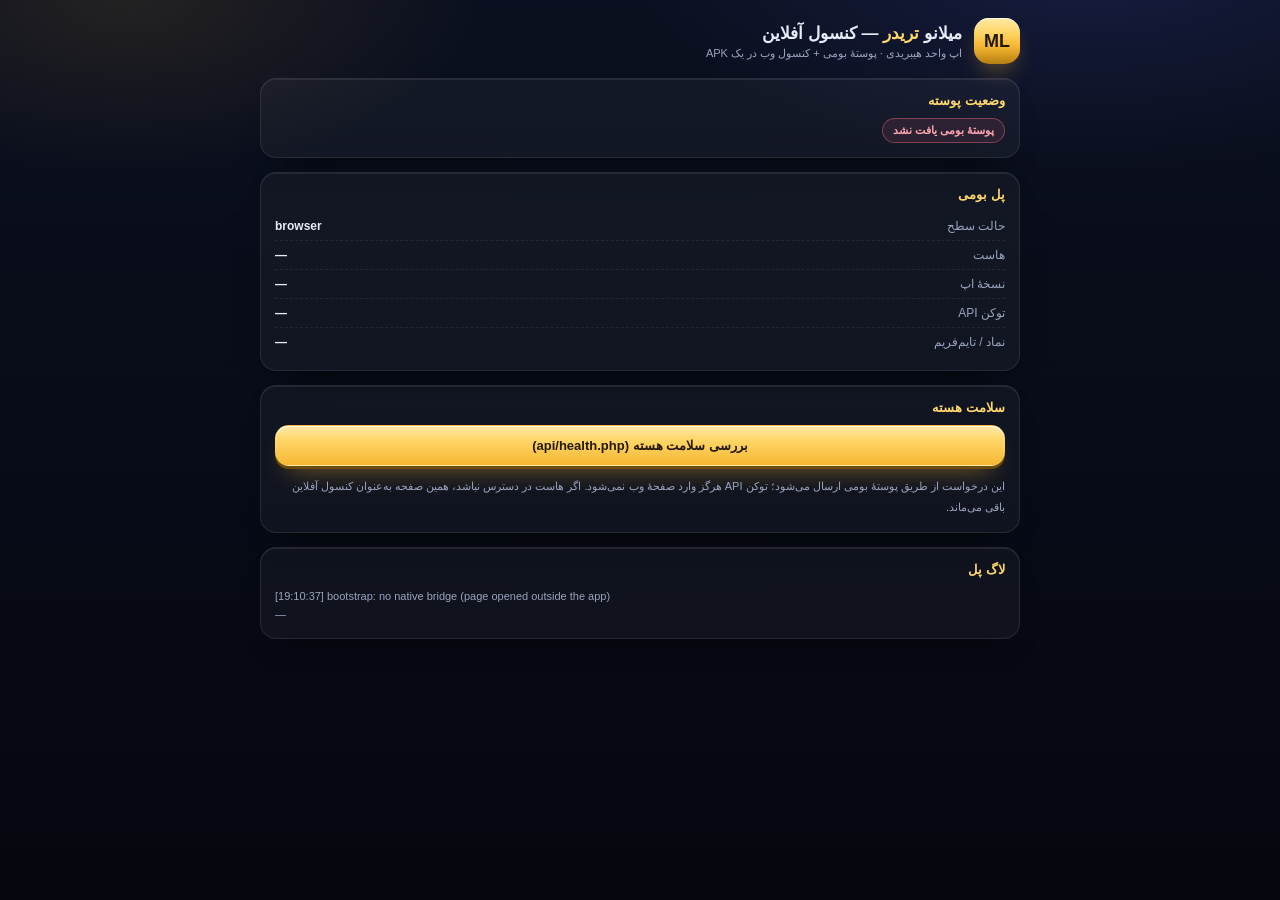
<file: android-hybrid/app/src/main/assets/www/offline.html>
<!DOCTYPE html>
<html lang="fa" dir="rtl">
<head>
<meta charset="UTF-8">
<meta name="viewport" content="width=device-width, initial-scale=1, viewport-fit=cover">
<meta name="theme-color" content="#05070f">
<title>میلانو تریدر — کنسول آفلاین</title>
<!--
  کنسول آفلاینِ اپ واحد هیبریدی.
  وقتی هاست در دسترس نیست (یا اینترنت قطع است) همین صفحه از assets لود می‌شود
  تا اپ هرگز بن‌بست نشود؛ پل بومی (hybrid-bridge.js) هم در همین صفحه تزریق
  می‌شود، بنابراین به‌محض بازگشت اتصال، همان درخواست‌ها به هستهٔ PHP می‌رسند.
  Milad Yaghoobi — Meelano Studio Design
-->
<style>
:root{
  --gold-1:#ffd76a; --gold-2:#f5b731;
  --indigo-1:#8b9dff; --indigo-2:#5b6cff;
  --emerald:#34d399; --rose:#fb7185;
  --bg-0:#05070f; --bg-1:#0b1020;
  --text:#e8ecf8; --text-dim:#9aa4c0;
  --line:rgba(255,255,255,.09);
  --font-fa:"Vazirmatn","Segoe UI",Tahoma,sans-serif;
}
*{box-sizing:border-box;margin:0;padding:0}
body{
  font-family:var(--font-fa);color:var(--text);min-height:100vh;padding:18px 14px 40px;
  background:
    radial-gradient(60% 40% at 85% -5%, rgba(91,108,255,.14), transparent 60%),
    radial-gradient(50% 35% at 10% 0%, rgba(245,183,49,.1), transparent 55%),
    linear-gradient(180deg,var(--bg-1) 0%,var(--bg-0) 100%);
}
.shell{max-width:760px;margin:0 auto;display:flex;flex-direction:column;gap:14px}
.topbar{display:flex;align-items:center;gap:12px}
.gem{
  width:46px;height:46px;border-radius:15px;display:grid;place-items:center;font-weight:900;color:#231803;font-size:18px;
  background:linear-gradient(180deg,#ffe9a8 0%,var(--gold-1) 30%,var(--gold-2) 62%,#b57e12 100%);
  box-shadow:inset 0 1px 0 rgba(255,255,255,.7),0 12px 24px -10px rgba(245,183,49,.55);
}
h1{font-size:17px;font-weight:900}
h1 b{color:var(--gold-1)}
.sub{font-size:11px;color:var(--text-dim);margin-top:3px}
.card{
  border:1px solid var(--line);border-radius:16px;padding:14px;background:rgba(255,255,255,.04);
  box-shadow:inset 0 1px 0 rgba(255,255,255,.08),0 18px 34px -22px rgba(0,0,0,.9);
}
.card h2{font-size:13px;font-weight:800;margin-bottom:10px;color:var(--gold-1)}
.row{display:flex;justify-content:space-between;gap:10px;padding:7px 0;border-bottom:1px dashed rgba(255,255,255,.07);font-size:12px}
.row:last-child{border-bottom:0}
.row span:first-child{color:var(--text-dim)}
.row span:last-child{font-weight:700;text-align:left;direction:ltr}
.chips{display:flex;gap:6px;flex-wrap:wrap}
.badge{
  display:inline-flex;align-items:center;gap:5px;font-size:11px;font-weight:700;padding:5px 10px;border-radius:999px;
  border:1px solid var(--line);background:rgba(255,255,255,.04);color:var(--text-dim)
}
.badge--ok{color:#6ee7b7;border-color:rgba(52,211,153,.4);background:rgba(52,211,153,.1)}
.badge--bad{color:#fda4af;border-color:rgba(251,113,133,.4);background:rgba(251,113,133,.1)}
.badge--gold{color:var(--gold-1);border-color:rgba(245,183,49,.4);background:rgba(245,183,49,.1)}
button{
  font-family:var(--font-fa);font-size:13px;font-weight:800;cursor:pointer;padding:12px 16px;border-radius:14px;border:1px solid var(--line);
  color:#231803;background:linear-gradient(180deg,#ffe9a8 0%,var(--gold-1) 34%,var(--gold-2) 100%);
  box-shadow:inset 0 1px 0 rgba(255,255,255,.7),0 3px 0 #6d4a0a,0 14px 26px -14px rgba(245,183,49,.7);width:100%
}
button:active{transform:translateY(2px)}
button[disabled]{opacity:.55;cursor:default}
#log{font-size:11px;color:var(--text-dim);direction:ltr;text-align:left;line-height:1.7;white-space:pre-wrap;max-height:180px;overflow:auto}
.note{font-size:11px;color:var(--text-dim);line-height:1.9}
</style>
</head>
<body>
<div class="shell">

  <div class="topbar">
    <div class="gem">ML</div>
    <div>
      <h1>میلانو <b>تریدر</b> — کنسول آفلاین</h1>
      <div class="sub">اپ واحد هیبریدی · پوستهٔ بومی + کنسول وب در یک APK</div>
    </div>
  </div>

  <div class="card">
    <h2>وضعیت پوسته</h2>
    <div class="chips" id="chips"><span class="badge">در حال اتصال به پوسته…</span></div>
  </div>

  <div class="card">
    <h2>پل بومی</h2>
    <div class="row"><span>حالت سطح</span><span id="mode">—</span></div>
    <div class="row"><span>هاست</span><span id="host">—</span></div>
    <div class="row"><span>نسخهٔ اپ</span><span id="app">—</span></div>
    <div class="row"><span>توکن API</span><span id="token">—</span></div>
    <div class="row"><span>نماد / تایم‌فریم</span><span id="symbol">—</span></div>
  </div>

  <div class="card">
    <h2>سلامت هسته</h2>
    <button id="probe" type="button">بررسی سلامت هسته (api/health.php)</button>
    <p class="note" style="margin-top:10px">
      این درخواست از طریق پوستهٔ بومی ارسال می‌شود؛ توکن API هرگز وارد صفحهٔ وب نمی‌شود.
      اگر هاست در دسترس نباشد، همین صفحه به‌عنوان کنسول آفلاین باقی می‌ماند.
    </p>
  </div>

  <div class="card">
    <h2>لاگ پل</h2>
    <div id="log">—</div>
  </div>

</div>

<script src="hybrid-bridge.js"></script>
<script>
(function () {
  'use strict';
  var $ = function (id) { return document.getElementById(id); };
  var bridge = window.MeelanoHybrid;
  var logBox = $('log');

  function log(line) {
    var stamp = new Date().toLocaleTimeString('en-GB');
    logBox.textContent = '[' + stamp + '] ' + line + '\n' + logBox.textContent;
  }

  function chip(text, kind) {
    var el = document.createElement('span');
    el.className = 'badge' + (kind ? ' badge--' + kind : '');
    el.textContent = text;
    return el;
  }

  function renderBootstrap(info) {
    var chips = $('chips');
    chips.textContent = '';
    if (!info) {
      chips.appendChild(chip('پوستهٔ بومی یافت نشد', 'bad'));
      $('mode').textContent = 'browser';
      $('host').textContent = '—';
      $('app').textContent = '—';
      $('token').textContent = '—';
      $('symbol').textContent = '—';
      log('bootstrap: no native bridge (page opened outside the app)');
      return;
    }
    chips.appendChild(chip('پل بومی فعال', 'ok'));
    chips.appendChild(chip('bridge v' + info.bridge, 'indigo'));
    if (info.token) chips.appendChild(chip('توکن ثبت شده', 'gold')); else chips.appendChild(chip('بدون توکن', 'bad'));
    $('mode').textContent = String(info.mode || '—');
    $('host').textContent = String(info.host || '—');
    $('app').textContent = String(info.app || '—');
    $('token').textContent = info.token ? 'ثبت شده' : 'وارد نشده';
    $('symbol').textContent = String(info.symbol || '—') + ' / ' + String(info.timeframe || '—');
    log('bootstrap: mode=' + info.mode + ' host=' + (info.host || '(none)'));
  }

  if (!bridge) {
    renderBootstrap(null);
    $('probe').disabled = true;
    return;
  }

  renderBootstrap(bridge.bootstrap());

  // The shell dispatches `meelano-ready` right after injecting the bridge — the
  // same event the remote console listens for — so both surfaces share one path.
  document.addEventListener('meelano-ready', function (event) {
    if (event && event.detail) {
      renderBootstrap(event.detail);
      log('meelano-ready received from the shell');
    }
  });

  $('probe').addEventListener('click', function () {
    var btn = $('probe');
    btn.disabled = true;
    btn.textContent = 'در حال بررسی…';
    bridge.request('health', {}).then(function (env) {
      btn.disabled = false;
      btn.textContent = 'بررسی سلامت هسته (api/health.php)';
      if (env && env.ok) {
        log('health: ok');
        bridge.postSignal({ source: 'offline-console', action: 'health', payload: env.data });
      } else {
        log('health: ' + ((env && env.error) || 'unknown error'));
      }
    });
  });
}());
</script>
</body>
</html>
</file>
